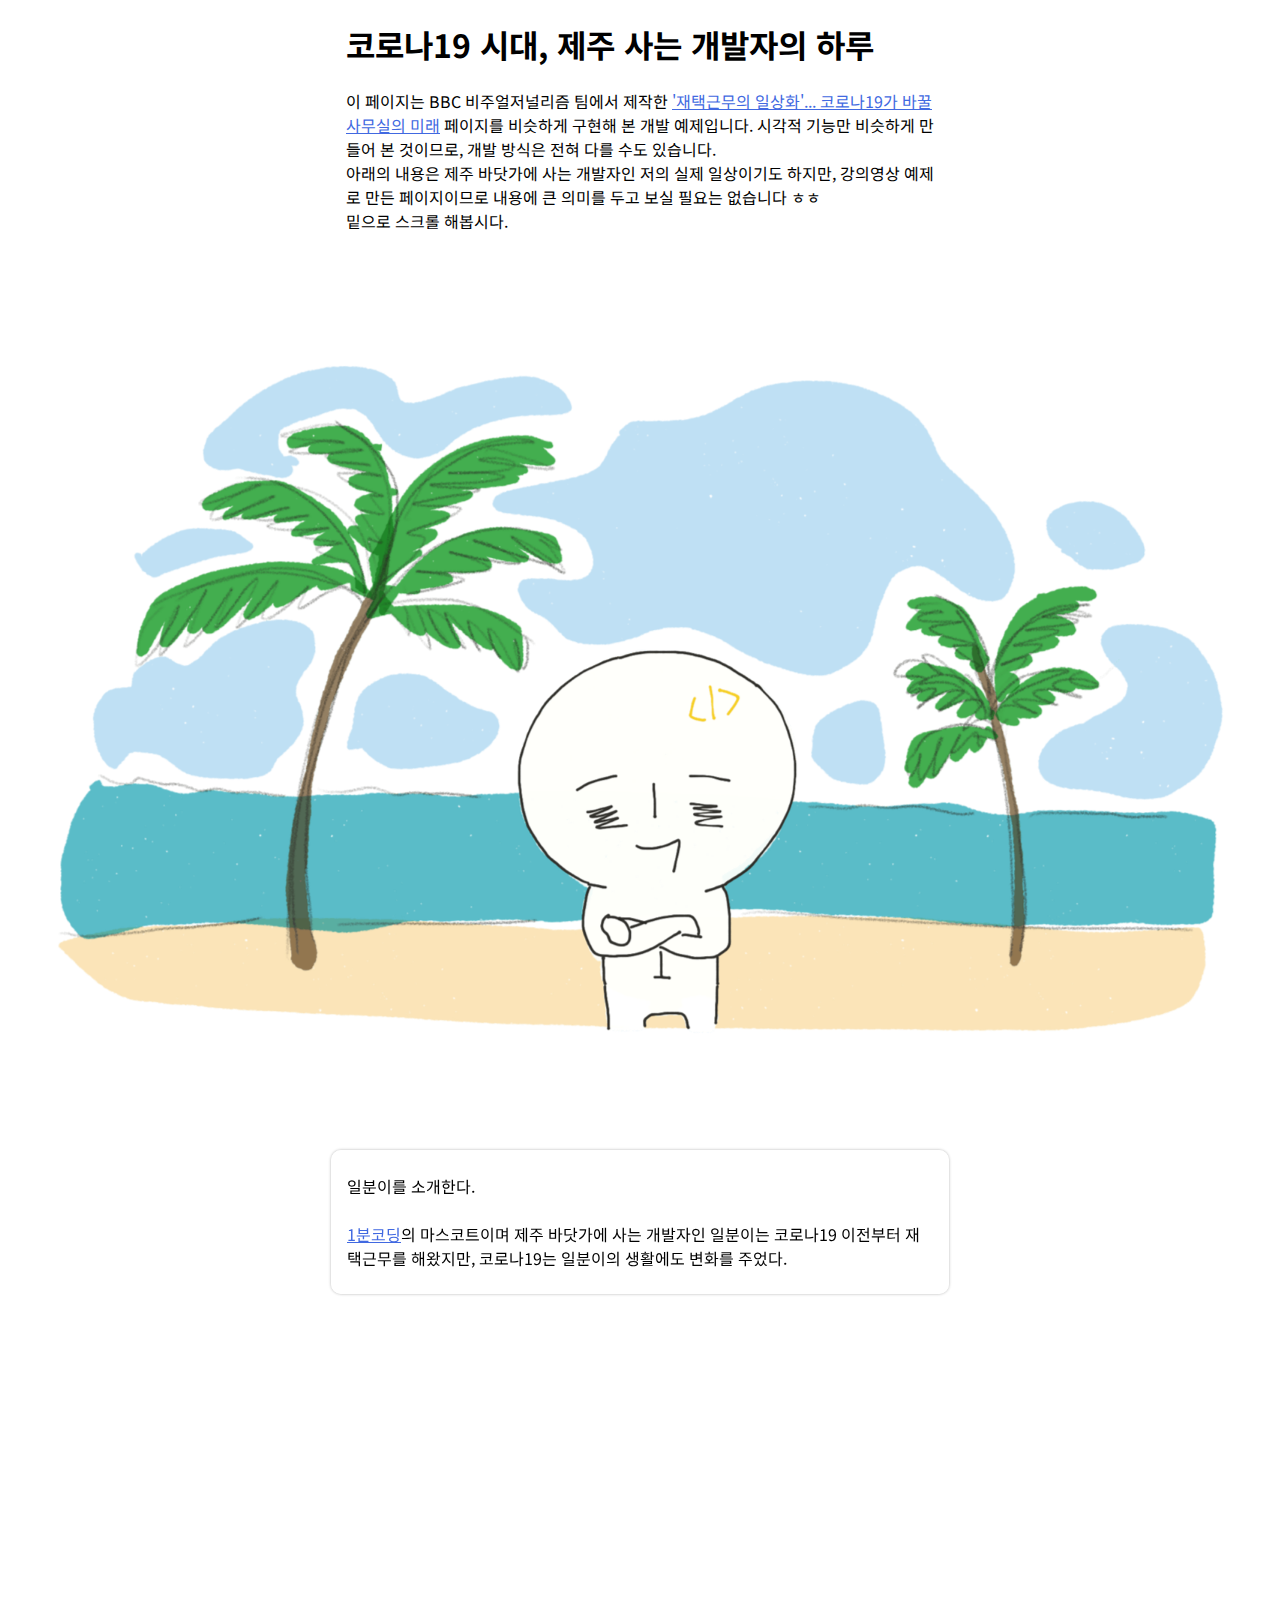
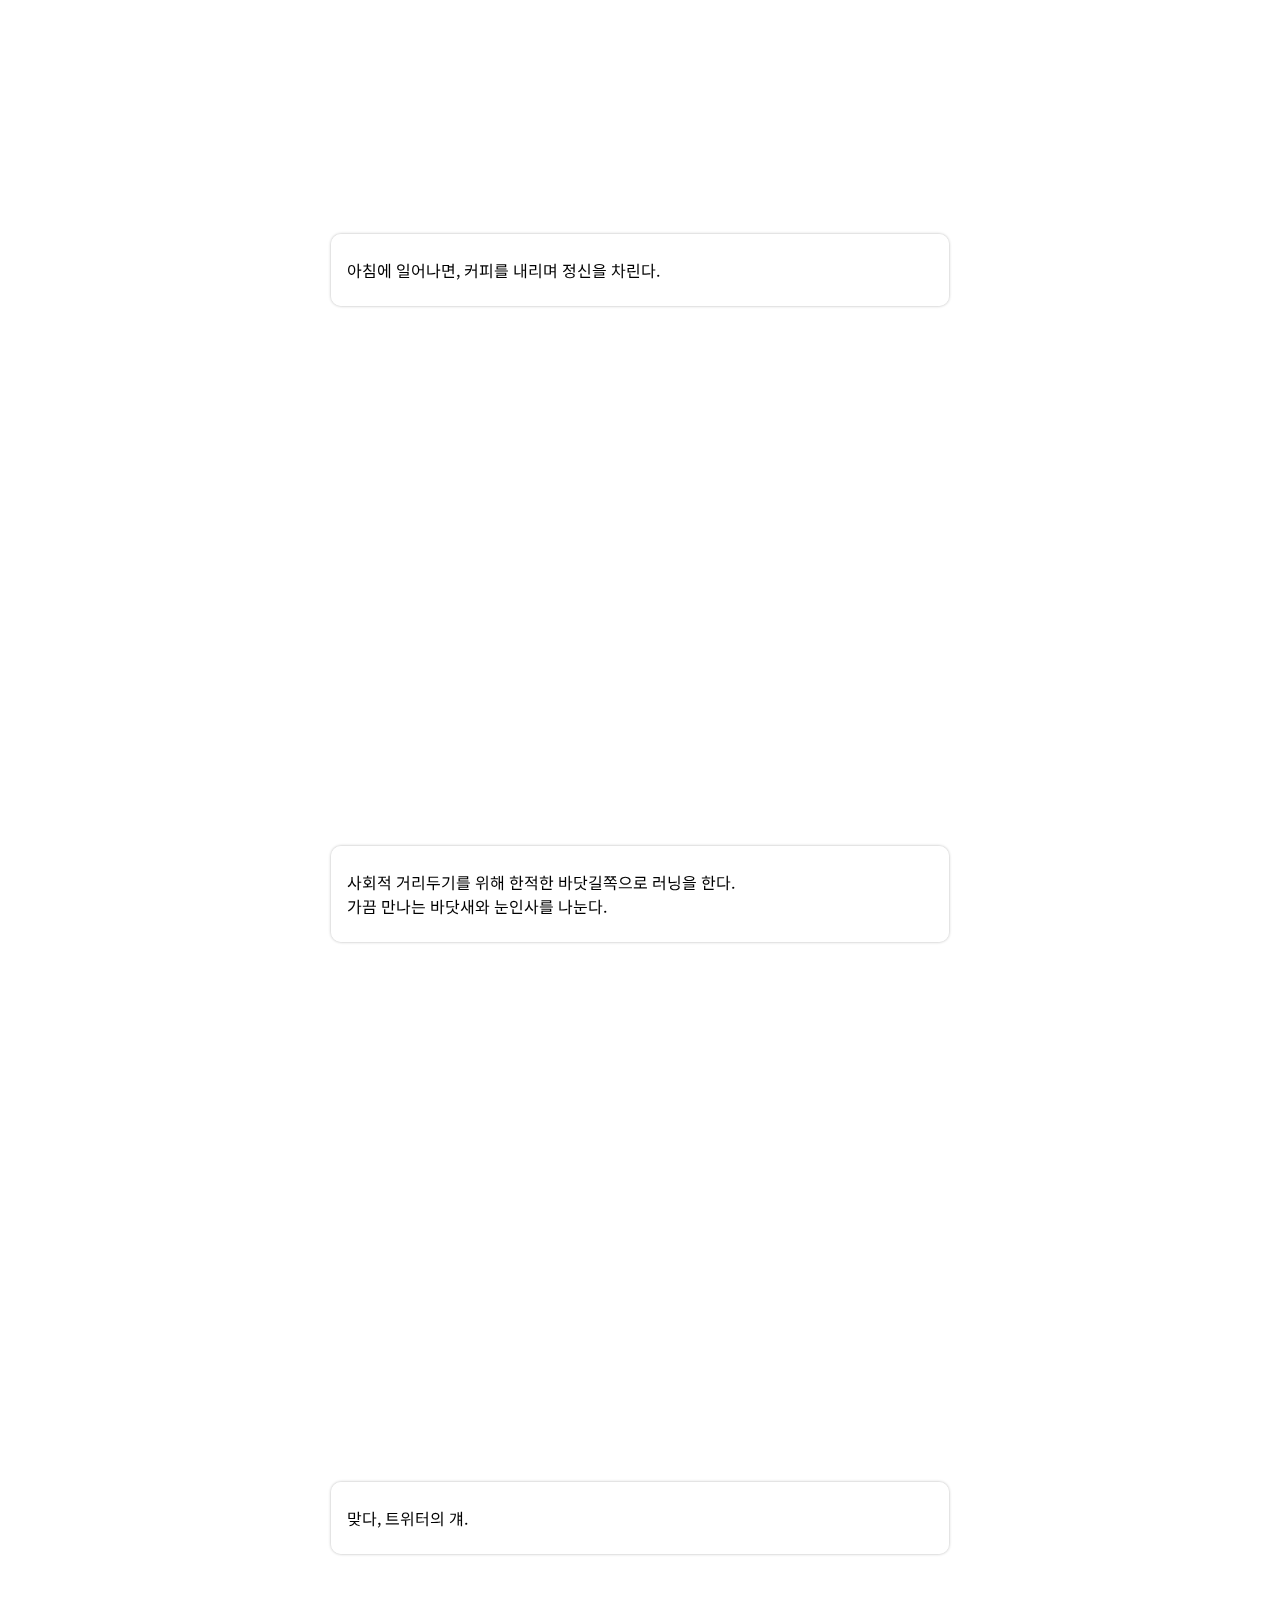
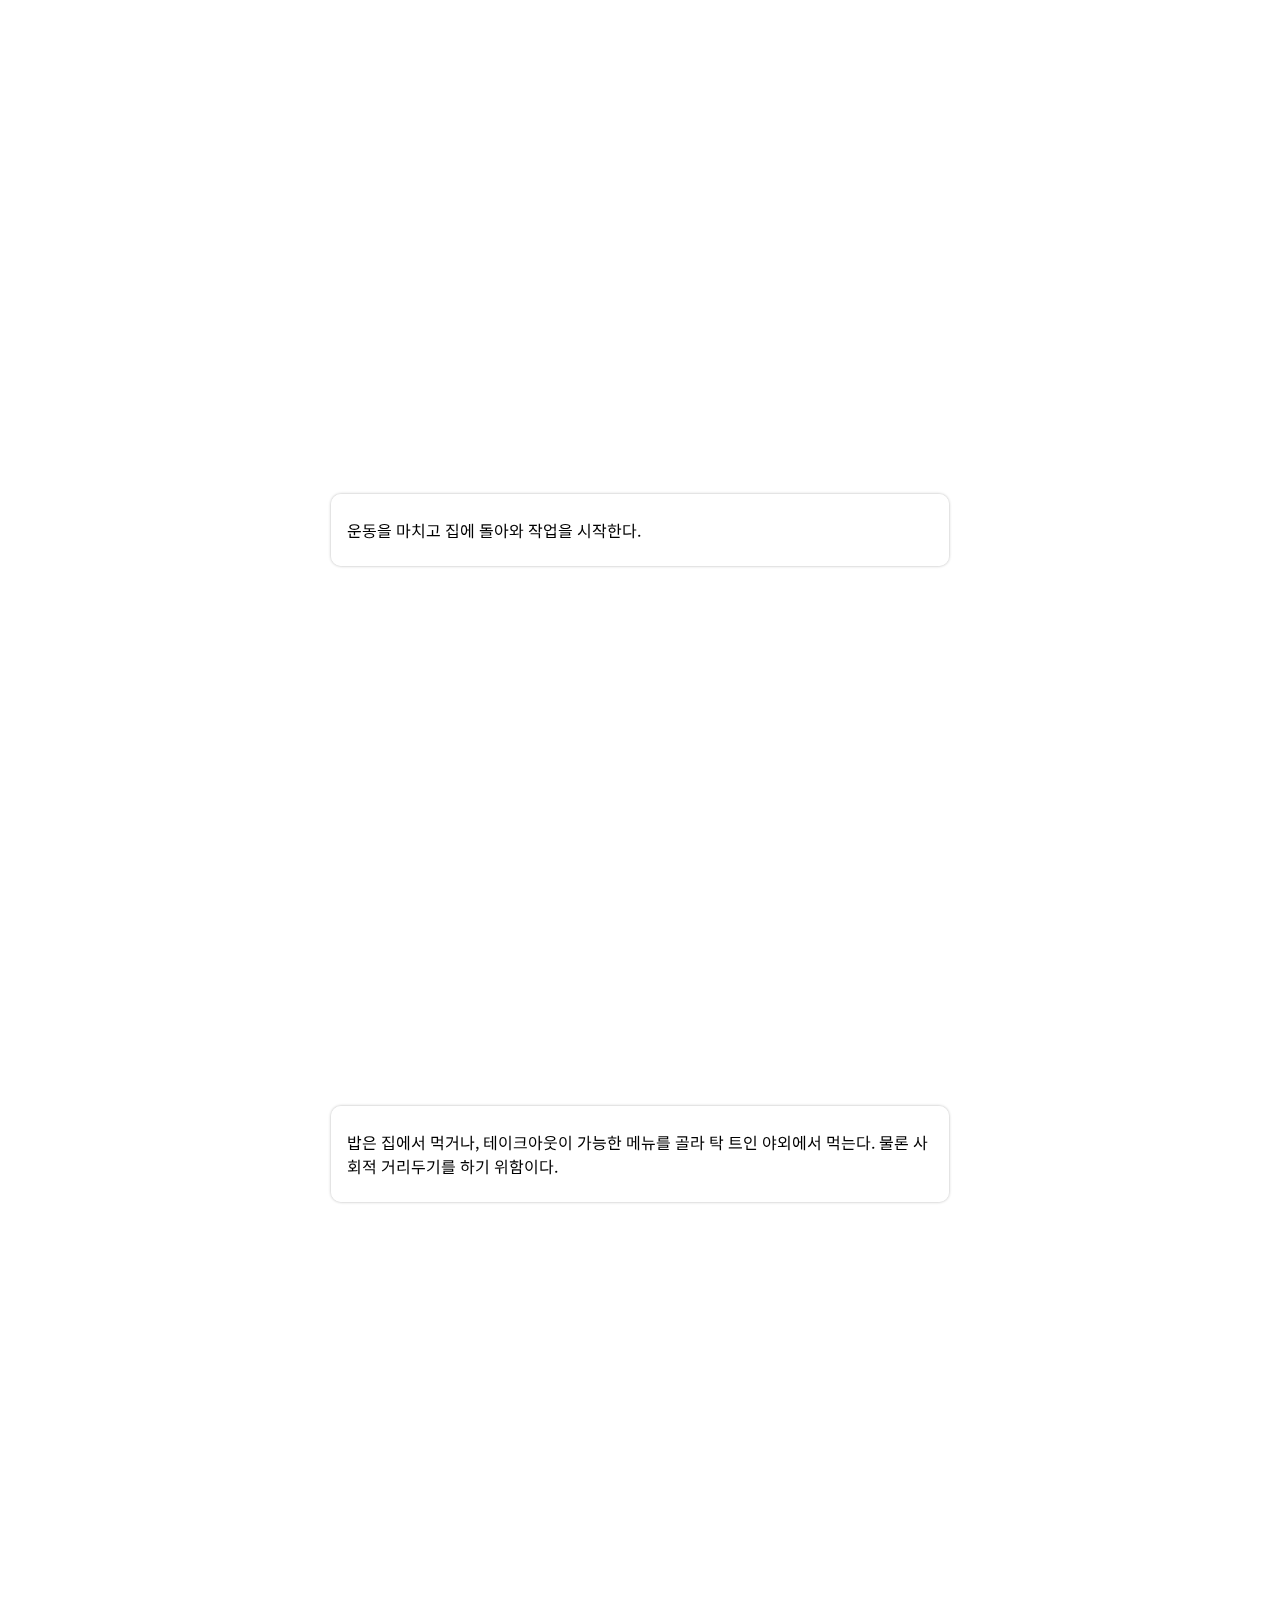
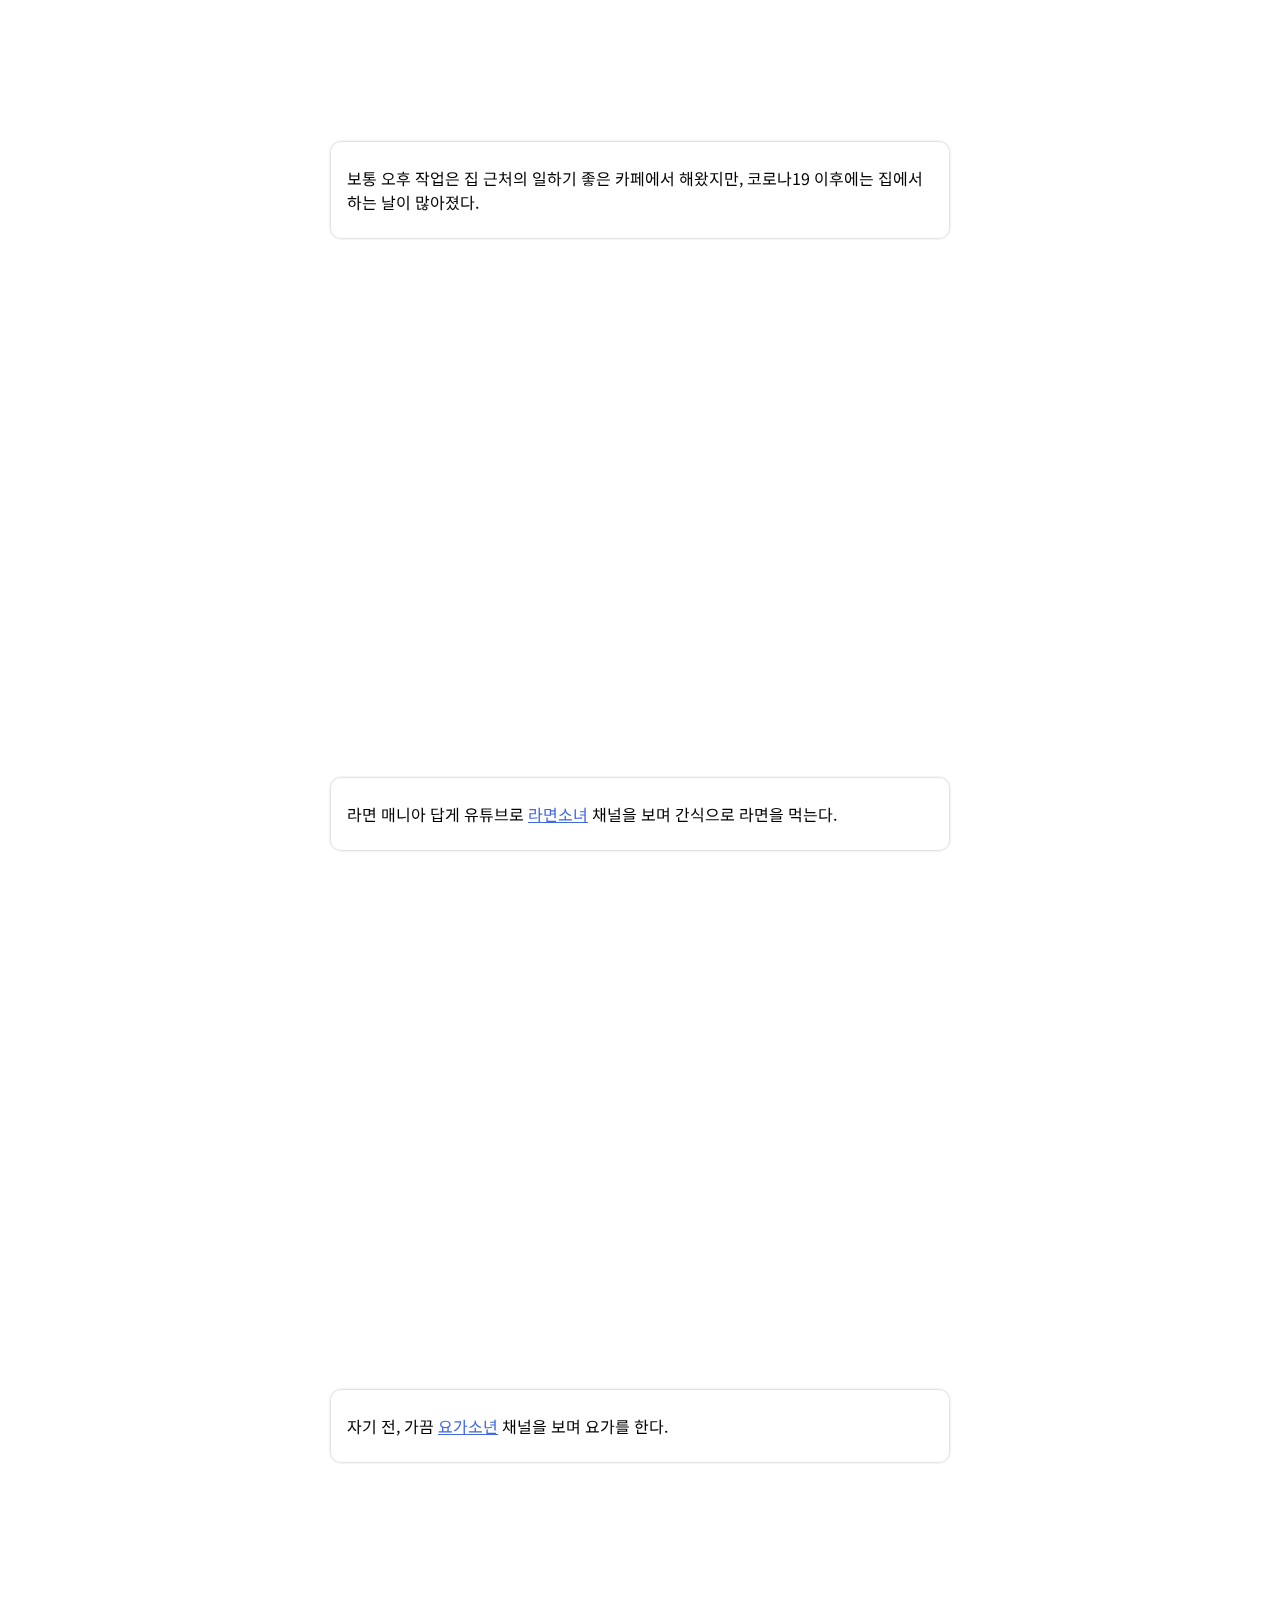
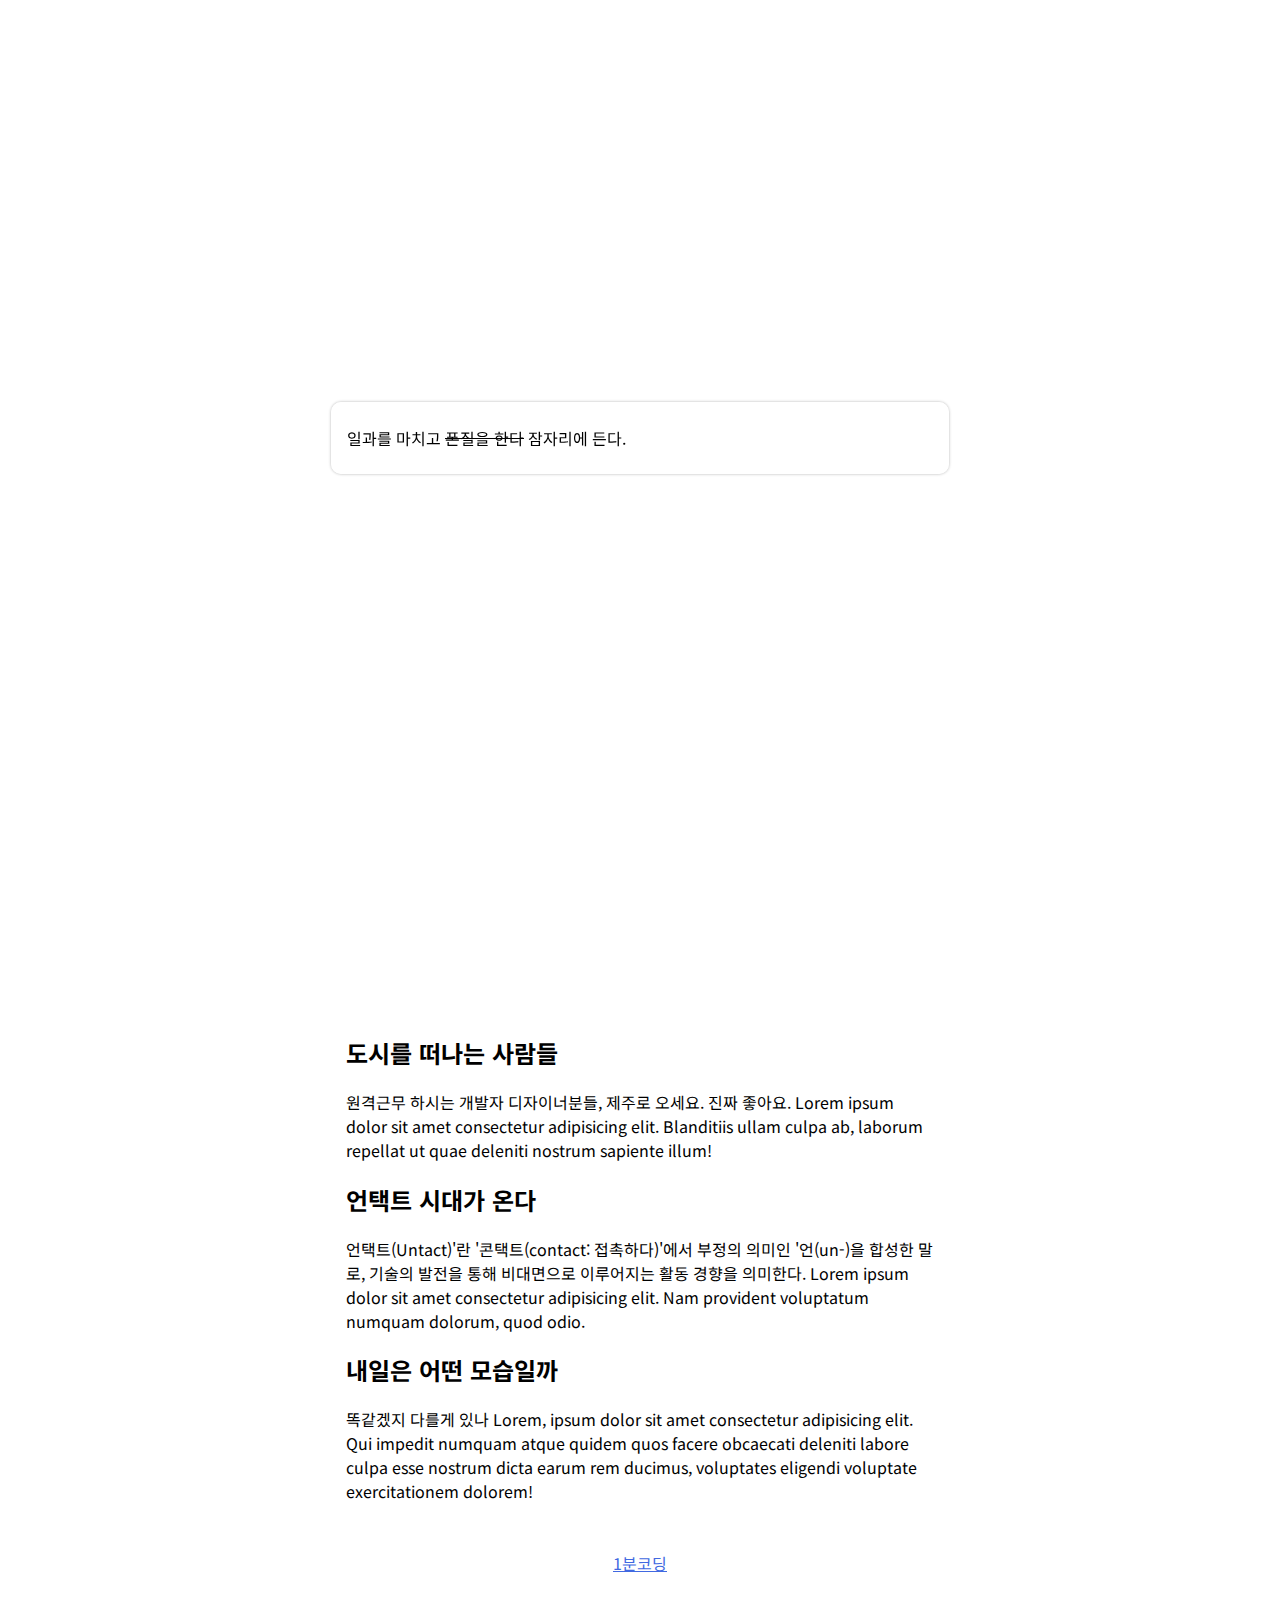
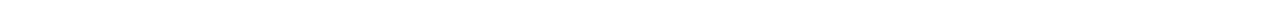
<file: InteractiveWeb-clone-bbcCovid19/index.html>
<!DOCTYPE html>
<html lang="ko">
<head>
	<meta charset="UTF-8">
	<meta name="viewport" content="width=device-width, initial-scale=1.0">
	<title>1분코딩 예제 - 코로나19 시대, 제주 사는 개발자의 하루</title>
	<link href="https://fonts.googleapis.com/css2?family=Noto+Sans+KR:wght@400;700&display=swap" rel="stylesheet">
	<link rel="stylesheet" href="style.css">
</head>
<body>
	<header class="header">
		<div class="global-width">
			<h1 class="page-title">코로나19 시대, 제주 사는 개발자의 하루</h1>
			<p>
				이 페이지는 BBC 비주얼저널리즘 팀에서 제작한 <a href="https://www.bbc.com/korean/resources/idt-48d3c9a7-4063-4289-9726-611b5ea9d7b5" target="_blank">'재택근무의 일상화'... 코로나19가 바꿀 사무실의 미래</a> 페이지를 비슷하게 구현해 본 개발 예제입니다. 시각적 기능만 비슷하게 만들어 본 것이므로, 개발 방식은 전혀 다를 수도 있습니다.<br>아래의 내용은 제주 바닷가에 사는 개발자인 저의 실제 일상이기도 하지만, 강의영상 예제로 만든 페이지이므로 내용에 큰 의미를 두고 보실 필요는 없습니다 ㅎㅎ<br>밑으로 스크롤 해봅시다.
			</p>
		</div>
	</header>
	<section class="scroll-content">
		<div class="scroll-graphic">
			<div class="graphic-item"><img class="scene-img" src="images/00.png" alt=""></div>
			<div class="graphic-item"><img class="scene-img" src="images/01.png" alt=""></div>
			<div class="graphic-item" data-action="birdFlies">
				<img class="bird" src="images/bird.gif" alt="">
				<img class="scene-img" src="images/02.png" alt="">
			</div>
			<div class="graphic-item"><img class="scene-img" src="images/bird.gif" alt=""></div>
			<div class="graphic-item"><img class="scene-img" src="images/03.png" alt=""></div>
			<div class="graphic-item" data-action="birdFlies2">
				<img class="bird" src="images/bird.gif" alt="">
				<img class="scene-img" src="images/04.png" alt="">
			</div>
			<div class="graphic-item"><img class="scene-img" src="images/05.png" alt=""></div>
			<div class="graphic-item"><img class="scene-img" src="images/06.png" alt=""></div>
			<div class="graphic-item"><img class="scene-img" src="images/07.png" alt=""></div>
			<div class="graphic-item"><img class="scene-img" src="images/08.png" alt=""></div>
		</div>
		<div class="scroll-text global-width">
			<div class="step">
				<p>
					일분이를 소개한다.<br><br><a href="https://studiomeal.com" target="_blank">1분코딩</a>의 마스코트이며 제주 바닷가에 사는 개발자인 일분이는 코로나19 이전부터 재택근무를 해왔지만, 코로나19는 일분이의 생활에도 변화를 주었다.
				</p>
			</div>
			<div class="step">
				<p>
					아침에 일어나면, 커피를 내리며 정신을 차린다.
				</p>
			</div>
			<div class="step">
				<p>
					사회적 거리두기를 위해 한적한 바닷길쪽으로 러닝을 한다.<br>가끔 만나는 바닷새와 눈인사를 나눈다.
				</p>
			</div>
			<div class="step">
				<p>
					맞다, 트위터의 걔.
				</p>
			</div>
			<div class="step">
				<p>
					운동을 마치고 집에 돌아와 작업을 시작한다.
				</p>
			</div>
			<div class="step">
				<p>
					밥은 집에서 먹거나, 테이크아웃이 가능한 메뉴를 골라 탁 트인 야외에서 먹는다. 물론 사회적 거리두기를 하기 위함이다.
				</p>
			</div>
			<div class="step">
				<p>
					보통 오후 작업은 집 근처의 일하기 좋은 카페에서 해왔지만, 코로나19 이후에는 집에서 하는 날이 많아졌다.
				</p>
			</div>
			<div class="step">
				<p>
					라면 매니아 답게 유튜브로 <a href="https://www.youtube.com/channel/UCYzTR8jV9_xv1p25N2dNBQQ" target="_blank">라면소녀</a> 채널을 보며 간식으로 라면을 먹는다.
				</p>
			</div>
			<div class="step">
				<p>
					자기 전, 가끔 <a href="https://www.youtube.com/channel/UCkTRKCuFrRiXQm_gMG1uDvg" target="_blank">요가소년</a> 채널을 보며 요가를 한다.
				</p>
			</div>
			<div class="step">
				<p>
					일과를 마치고 <span class="strikethrough">폰질을 한다</span> 잠자리에 든다.
				</p>
			</div>
		</div>
	</section>
	<section class="normal-content global-width">
		<h2>도시를 떠나는 사람들</h2>
		<p>원격근무 하시는 개발자 디자이너분들, 제주로 오세요. 진짜 좋아요. Lorem ipsum dolor sit amet consectetur adipisicing elit. Blanditiis ullam culpa ab, laborum repellat ut quae deleniti nostrum sapiente illum!</p>
		<h2>언택트 시대가 온다</h2>
		<p>언택트(Untact)'란 '콘택트(contact: 접촉하다)'에서 부정의 의미인 '언(un-)을 합성한 말로, 기술의 발전을 통해 비대면으로 이루어지는 활동 경향을 의미한다. Lorem ipsum dolor sit amet consectetur adipisicing elit. Nam provident voluptatum numquam dolorum, quod odio.</p>
		<h2>내일은 어떤 모습일까</h2>
		<p>똑같겠지 다를게 있나 Lorem, ipsum dolor sit amet consectetur adipisicing elit. Qui impedit numquam atque quidem quos facere obcaecati deleniti labore culpa esse nostrum dicta earum rem ducimus, voluptates eligendi voluptate exercitationem dolorem!</p>
	</section>
	<footer class="global-footer">
		<a href="https://www.youtube.com/channel/UC_s1FC7s5YVwDImzv-WG93Q" target="blank">1분코딩</a>
	</footer>

	<script src="main.js"></script>
</body>
</html>
</file>
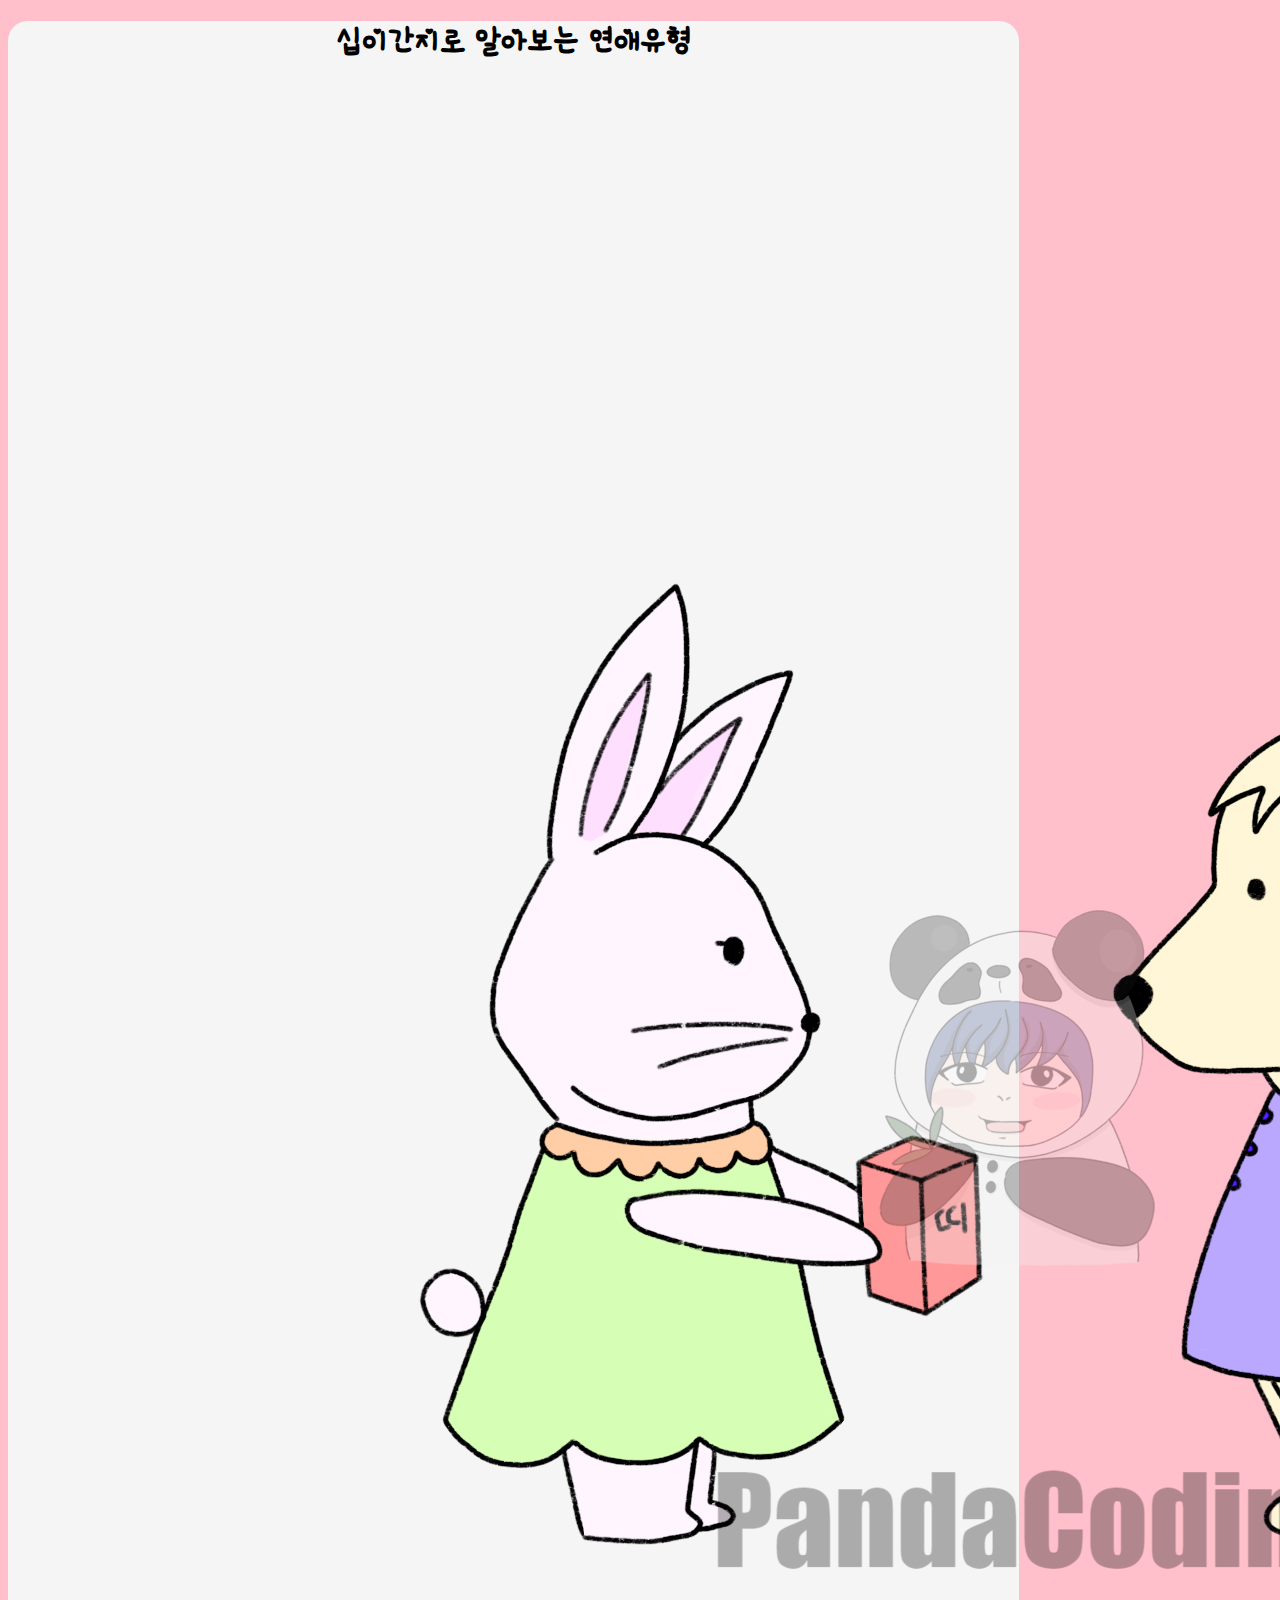
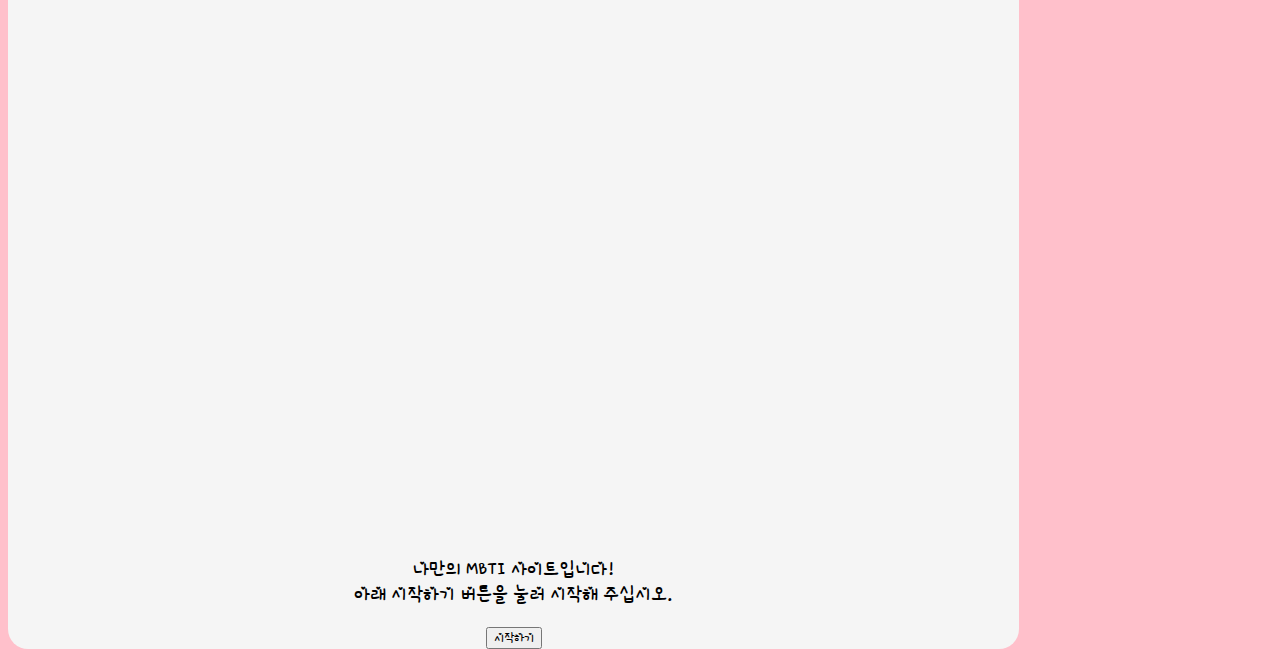
<file: psychological/index.html>
<!DOCTYPE html>
<html lang="ko">

    <head>
        <meta charset="UTF-8" />
        <meta http-equiv="X-UA-Compatible" content="IE=edge" />
        <meta name="viewport" content="width=device-width, initial-scale=1.0" />
        <meta name="author" content="ornn" />
        <meta name="keywords" content="십이간지 연애유형" />
        <meta name="description" content="십이간지 연애유형" />
        <meta name="description" content="십이간지 연애유형" />

        <!-- SNS share -->
        <meta property="og:url" content="https://o-lovetype.netlify.app" />
        <meta property="og:title" content="십이간지 연애유형" />
        <meta property="og:type" content="website" />
        <meta property="og:img" content="img/share.png" />
        <meta property="og:description" content="십이간지로 알아보는 연애유형" />

        <link rel="shortcut icon" href="img/favicon.ico" />
        <link rel="apple-touch-icon-precomposed" href="img/favicon.ico" />

        <title>십이간지로 연애유형</title>
        <link href="https://cdn.jsdelivr.net/npm/bootstrap@5.0.1/dist/css/bootstrap.min.css" rel="stylesheet" integrity="sha384-+0n0xVW2eSR5OomGNYDnhzAbDsOXxcvSN1TPprVMTNDbiYZCxYbOOl7+AMvyTG2x" crossorigin="anonymous">
        <link rel="preconnect" href="https://fonts.googleapis.com">
        <link rel="preconnect" href="https://fonts.gstatic.com" crossorigin>
        <link href="https://fonts.googleapis.com/css2?family=Single+Day&display=swap" rel="stylesheet">

        <link rel="stylesheet" href="./css/default.css" />
        <link rel="stylesheet" href="./css/main.css" />
        <link rel="stylesheet" href="./css/qna.css" />
        <link rel="stylesheet" href="./css/animation.css" />
        <link rel="stylesheet" href="./css/result.css" />
        <script src="https://developers.kakao.com/sdk/js/kakao.js"></script>
        <script>
            Kakao.init('f85e0d0a0f1219c7e9dac2d0804a43bf');
            Kakao.isInitialized();
        </script>
    </head>

    <body>
        <div class="container">
            <section id="main" class="mx-auto mt-5 py-5 px-3">
                <h1>십이간지로 알아보는 연애유형</h1>
                <div class="col-lg-6 col-md-6 col-sm-6 col- mx-auto">
                    <img src="./img/main.png" alt="mainImage" class="img-fluid" />
                </div>
                <p>
                    나만의 MBTI 사이트입니다!<br>
                    아래 시작하기 버튼을 눌러 시작해 주십시오.
                </p>
                <button type="button" class="btn btn-danger mt-3" onclick="js:begin()">시작하기</button>

            </section>
            <section id="qna">
                <div class="status mx-auto mt-5">
                    <div class="statusBar">

                    </div>
                </div>
                <div class="qBox my-5 py-3 px-2 mx-auto">

                </div>
                <div class="answerBox">

                </div>
            </section>
            <section id="result" class="mx-auto mt-5 py-5 px-3">
                <h1>당신의 결과는?</h1>
                <div class="resultname">

                </div>
                <div id="resultImg" class="my-3 col-lg-6 col-md-6 col-sm-6 col- mx-auto">
                </div>
                <div class="resultDesc">

                </div>
                <button type="button" class="kakao mt-3 py-2 px-3" onclick="js:setShare()">공유하기</button>
            </section>
        </div>
        <script src="./js/data.js"></script>
        <script src="./js/start.js"></script>
        <script src="./js/share.js"></script>
    </body>

</html>
</file>
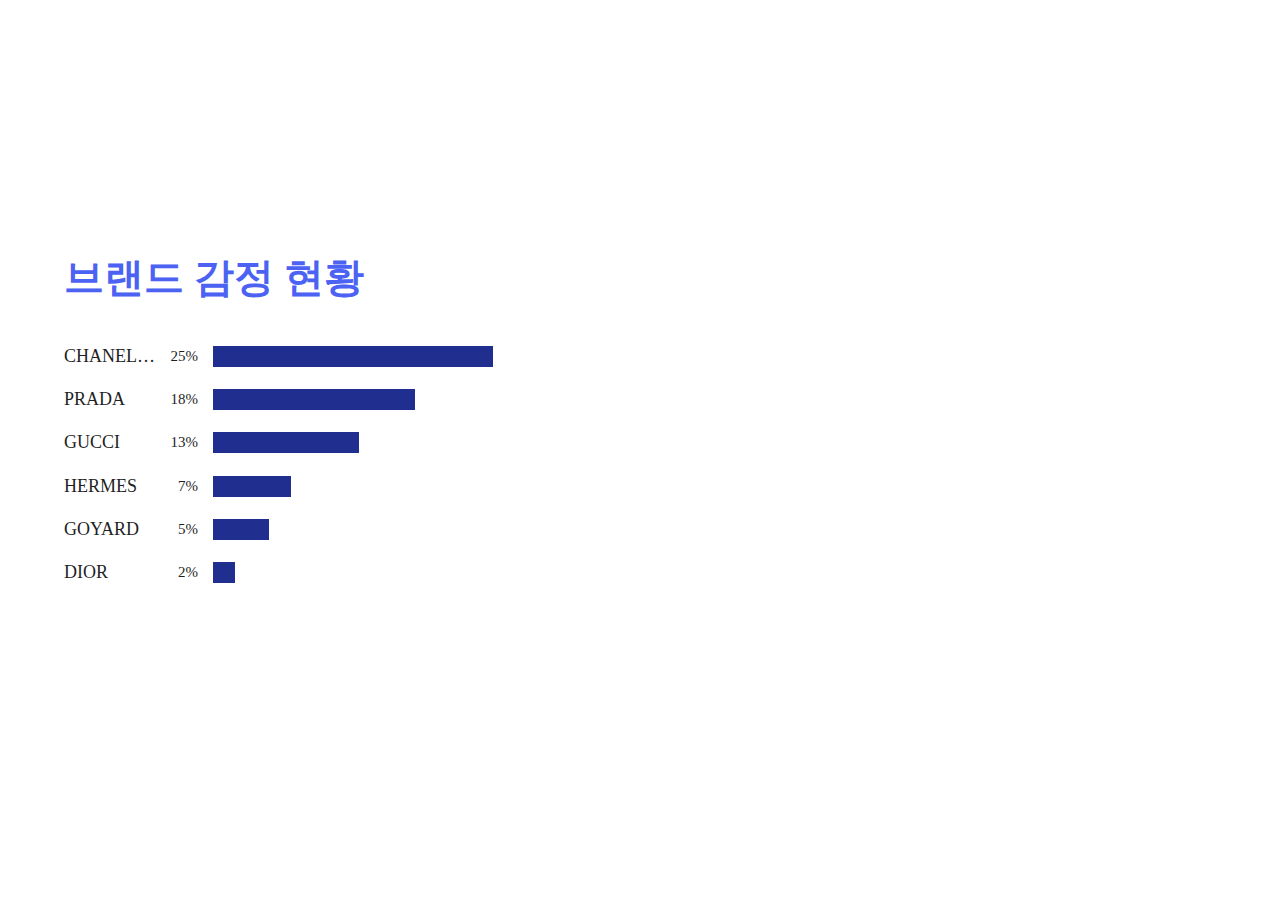
<file: ornn_home/ani-graph-1/index.html>
<!DOCTYPE html>
<html lang="ko">
<head>
  <meta charset="UTF-8">
  <meta http-equiv="X-UA-Compatible" content="IE=edge">
  <meta name="viewport" content="width=device-width, initial-scale=1.0">
  <title>Document</title>
  <link rel="stylesheet" href="./style.css">
</head>
<body>

<div class="brand-progress-section">
  <div class="brand-progress-box">
    <div class="titleBox">
      <h2 class="titleText">브랜드 감정 현황</h2>
    </div>
    <div class="brandBox">
      <div class="brand-item brand-item_1">
        <p class="brand-name">CHANELCHANEL</p>
        <p class="brand-per"></p>
        <div class="brand-progressBox">
          <div class="brand-progress" data-progress="25"></div>
        </div>
      </div>

      <div class="brand-item brand-item_2">
        <p class="brand-name">PRADA</p>
        <p class="brand-per"></p>
        <div class="brand-progressBox">
          <div class="brand-progress" data-progress="18"></div>
        </div>
      </div>

      <div class="brand-item brand-item_3">
        <p class="brand-name">GUCCI</p>
        <p class="brand-per"></p>
        <div class="brand-progressBox">
          <div class="brand-progress" data-progress="13"></div>
        </div>
      </div>

      <div class="brand-item brand-item_4">
        <p class="brand-name">HERMES</p>
        <p class="brand-per"></p>
        <div class="brand-progressBox">
          <div class="brand-progress" data-progress="7"></div>
        </div>
      </div>

      <div class="brand-item brand-item_5">
        <p class="brand-name">GOYARD</p>
        <p class="brand-per"></p>
        <div class="brand-progressBox">
          <div class="brand-progress" data-progress="5"></div>
        </div>
      </div>

      <div class="brand-item brand-item_6">
        <p class="brand-name">DIOR</p>
        <p class="brand-per"></p>
        <div class="brand-progressBox">
          <div class="brand-progress" data-progress="2"></div>
        </div>
      </div>
    </div>

  </div>
</div>

  





  <script
  src="https://code.jquery.com/jquery-3.6.0.min.js" integrity="sha256-/xUj+3OJU5yExlq6GSYGSHk7tPXikynS7ogEvDej/m4=" crossorigin="anonymous"></script>
  <script src="./main.js"></script>
</body>
</html>
</file>
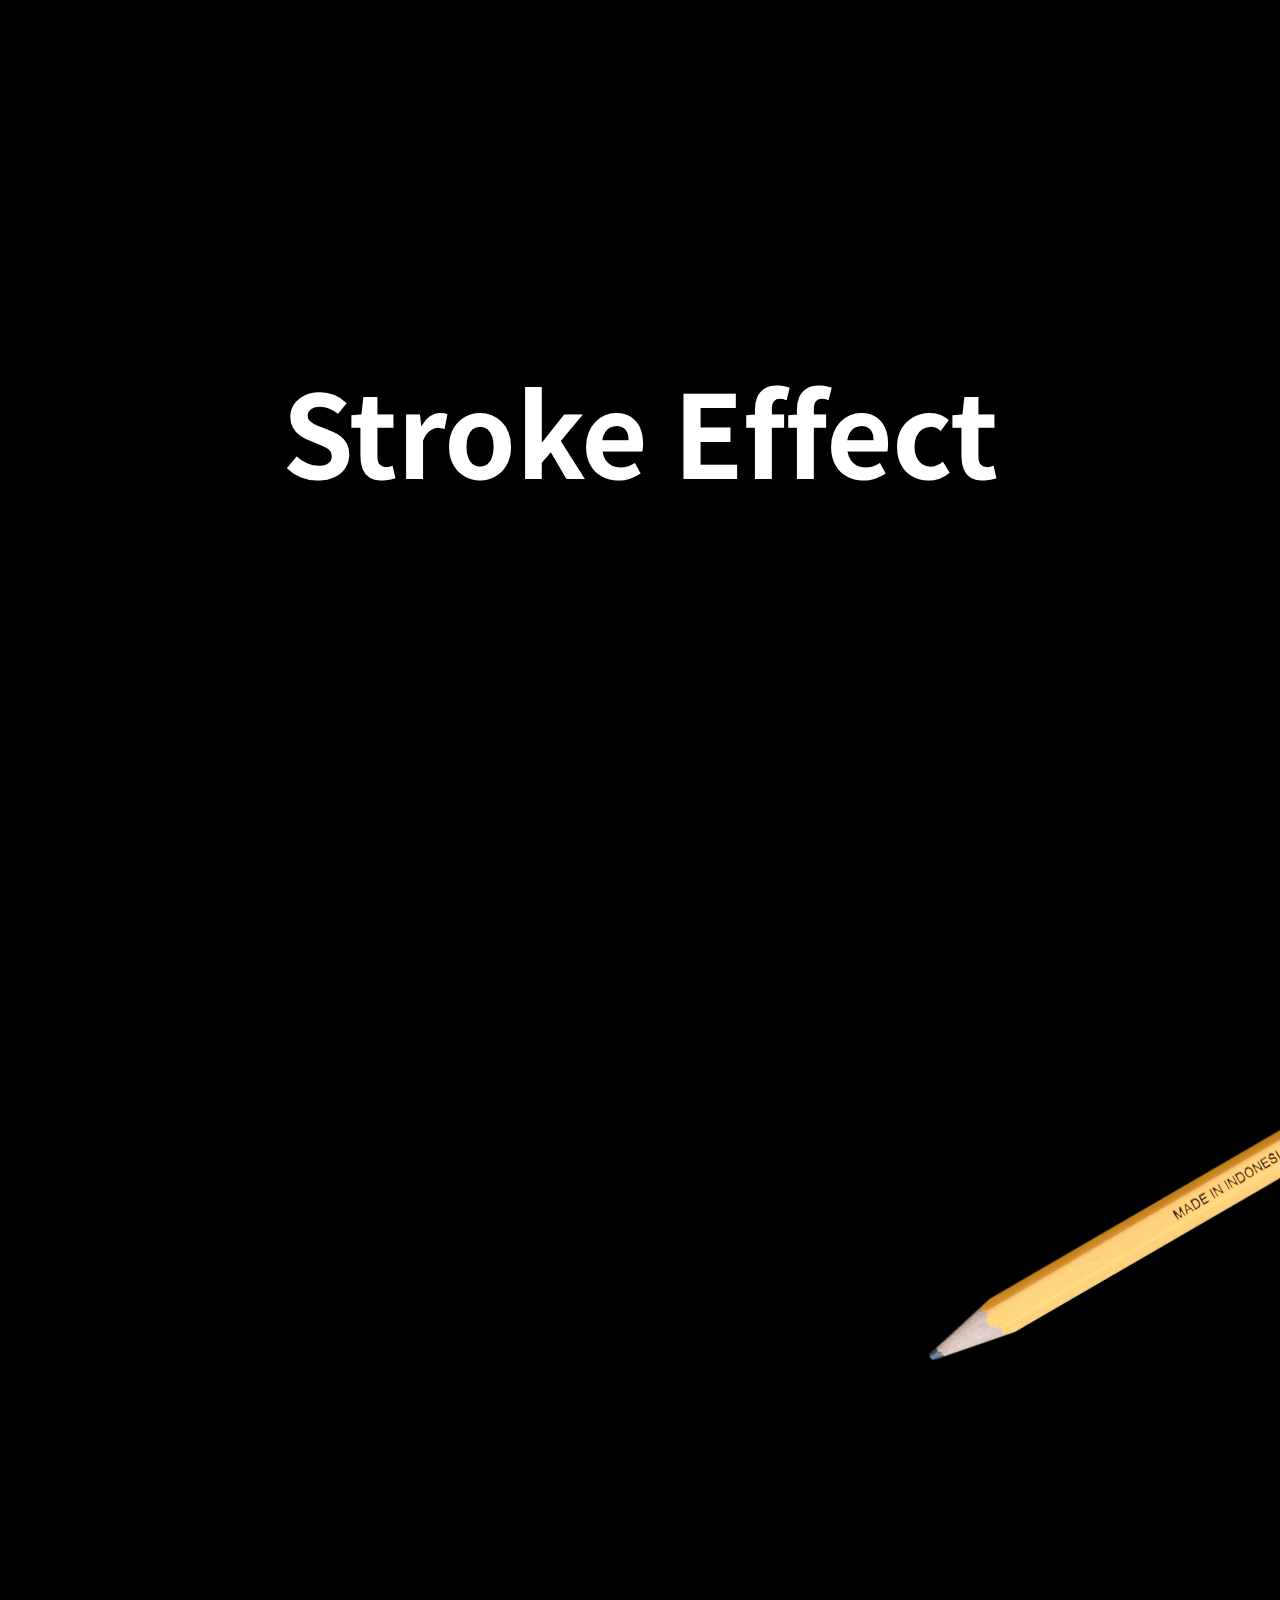
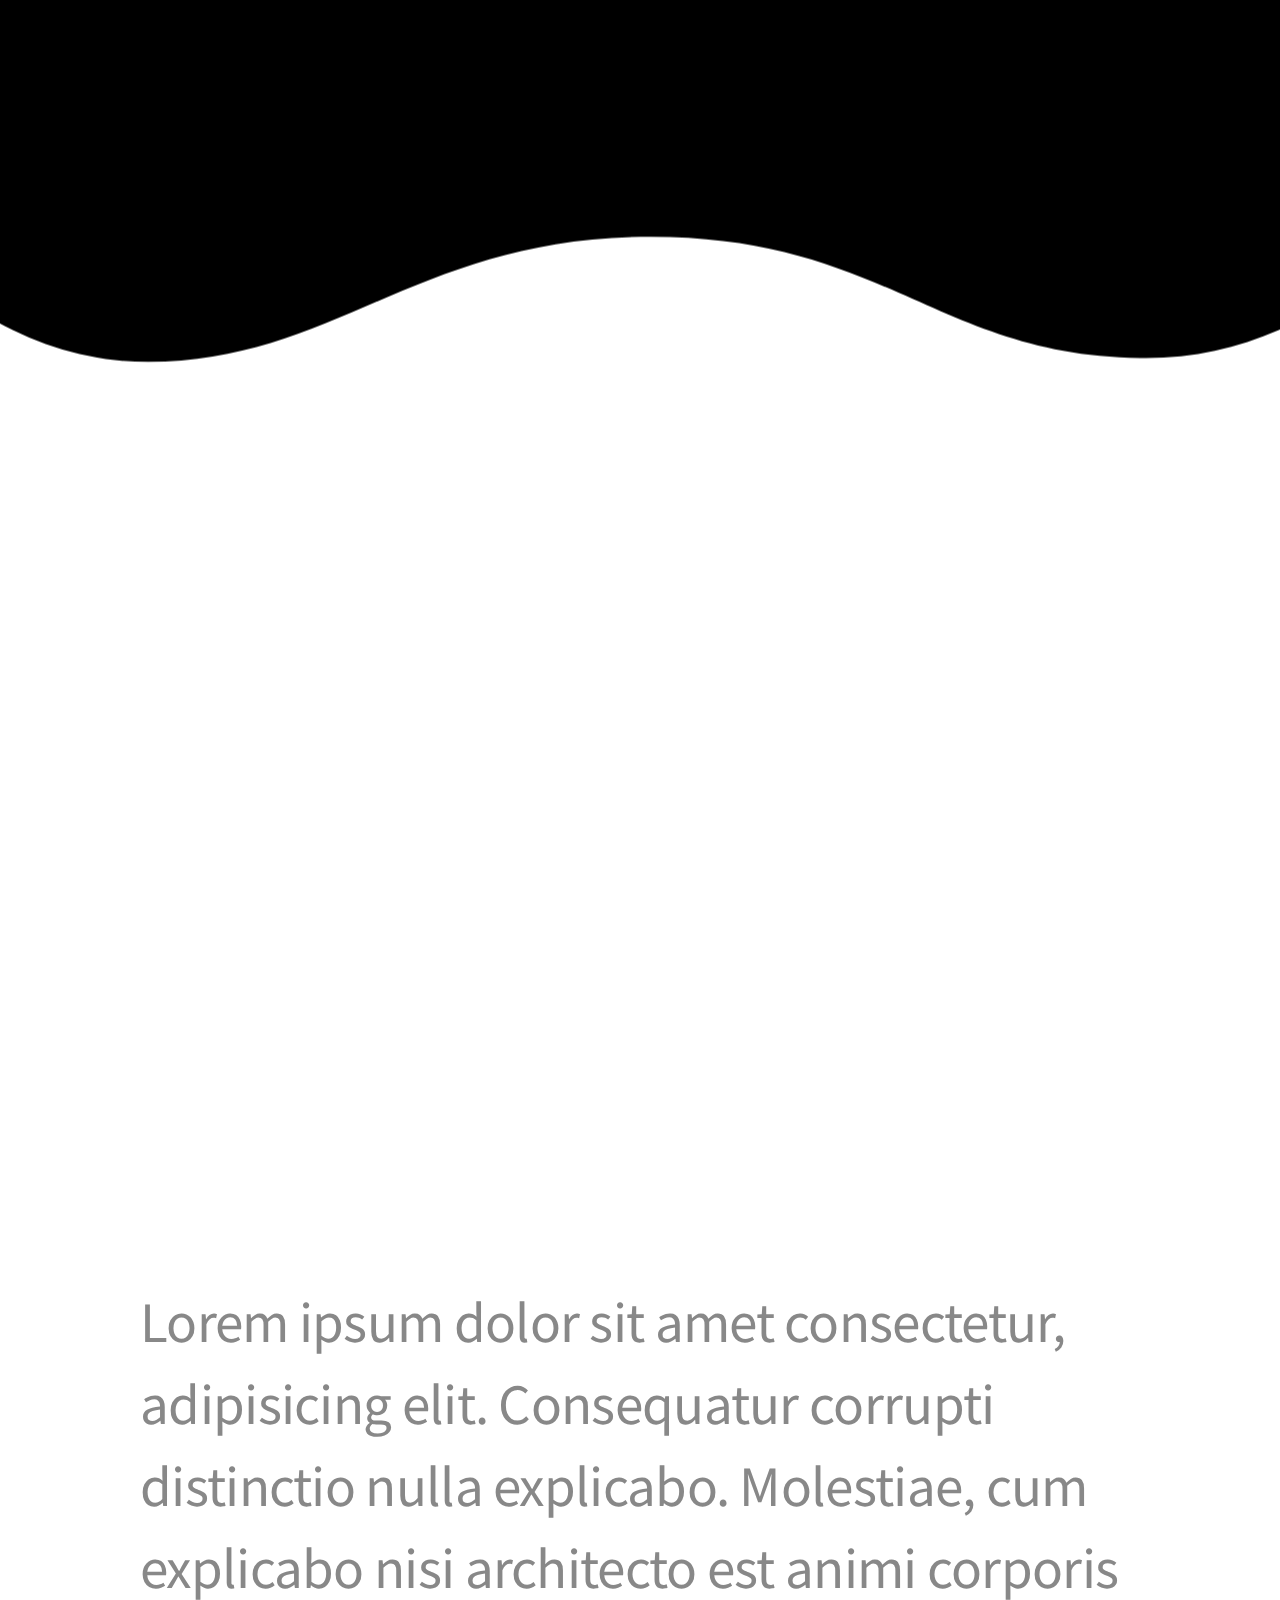
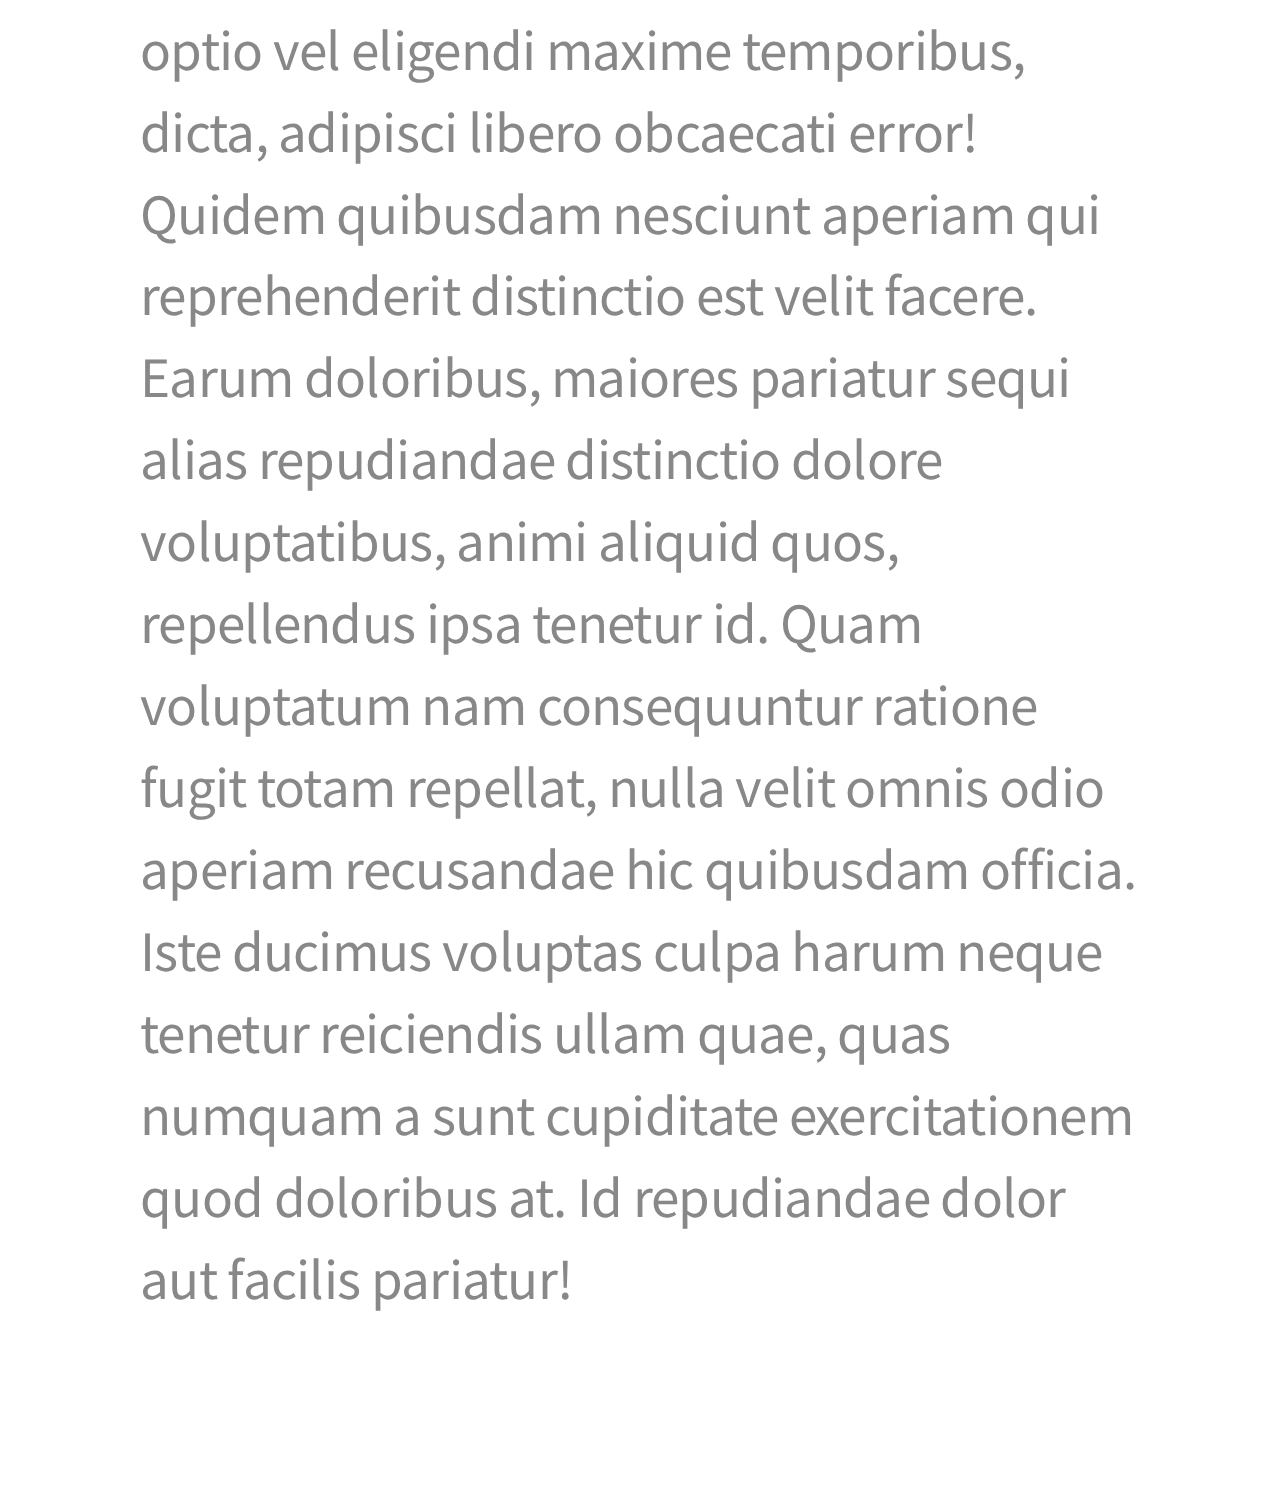
<file: InteractiveWeb-clone-apple/apple-clone-v10/@ipad-stroke-effect/index.html>
<!DOCTYPE html>
<html>
<head>
	<meta charset="UTF-8">
	<meta name="viewport" content="width=device-width, initial-scale=1.0">
	<meta http-equiv="X-UA-Compatible" content="ie=edge">
	<title>AirMug Pro</title>
	<link href="https://fonts.googleapis.com/css2?family=Noto+Sans+KR:wght@400;900&display=swap" rel="stylesheet">
	<link rel="stylesheet" href="css/default.css">
	<link rel="stylesheet" href="css/main.css">
</head>
<body class="before-load">
	<div class="loading">
		<svg class="loading-circle">
			<circle cx="50%" cy="50%" r="25"></circle>
		</svg>
	</div>
	<div class="container">
		<section class="scroll-section" id="scroll-section-0">
			<h1>Stroke Effect</h1>
			<object class="sticky-elem pencil-logo" data="images/pencil-logo.svg" type="image/svg+xml"></object>
			<div class="sticky-elem main-message a">
				<p>여기에</p>
			</div>
			<span class="sticky-elem ribbon-path">
				<svg id="Layer_1" xmlns="http://www.w3.org/2000/svg" viewBox="0 0 700 450">
					<path class="st1" d="M709,41.5c-194,38-387,122-455,159c-64.13,34.89-73.4,42.42,20,26c82.5-14.5,126.34-33.68,185-38 c47.5-3.5,69.22,7.98-11,39c-75,29-251,98-459,169"></path>
				</svg>
			</span>
			<div class="sticky-elem main-message b">
				<p>옵션으로</p>
			</div>
			<img class="sticky-elem pencil" src="images/pencil.png">
		</section>
		<div class="normal-content">
			<section>
				<p class="mid-message">
					Lorem ipsum dolor sit amet consectetur, adipisicing elit. Consequatur corrupti distinctio nulla explicabo. Molestiae, cum explicabo nisi architecto est animi corporis optio vel eligendi maxime temporibus, dicta, adipisci libero obcaecati error! Quidem quibusdam nesciunt aperiam qui reprehenderit distinctio est velit facere. Earum doloribus, maiores pariatur sequi alias repudiandae distinctio dolore voluptatibus, animi aliquid quos, repellendus ipsa tenetur id. Quam voluptatum nam consequuntur ratione fugit totam repellat, nulla velit omnis odio aperiam recusandae hic quibusdam officia. Iste ducimus voluptas culpa harum neque tenetur reiciendis ullam quae, quas numquam a sunt cupiditate exercitationem quod doloribus at. Id repudiandae dolor aut facilis pariatur!
				</p>
			</section>
		</div>
	</div>

	<script src="js/main.js"></script>
</body>
</html>
</file>
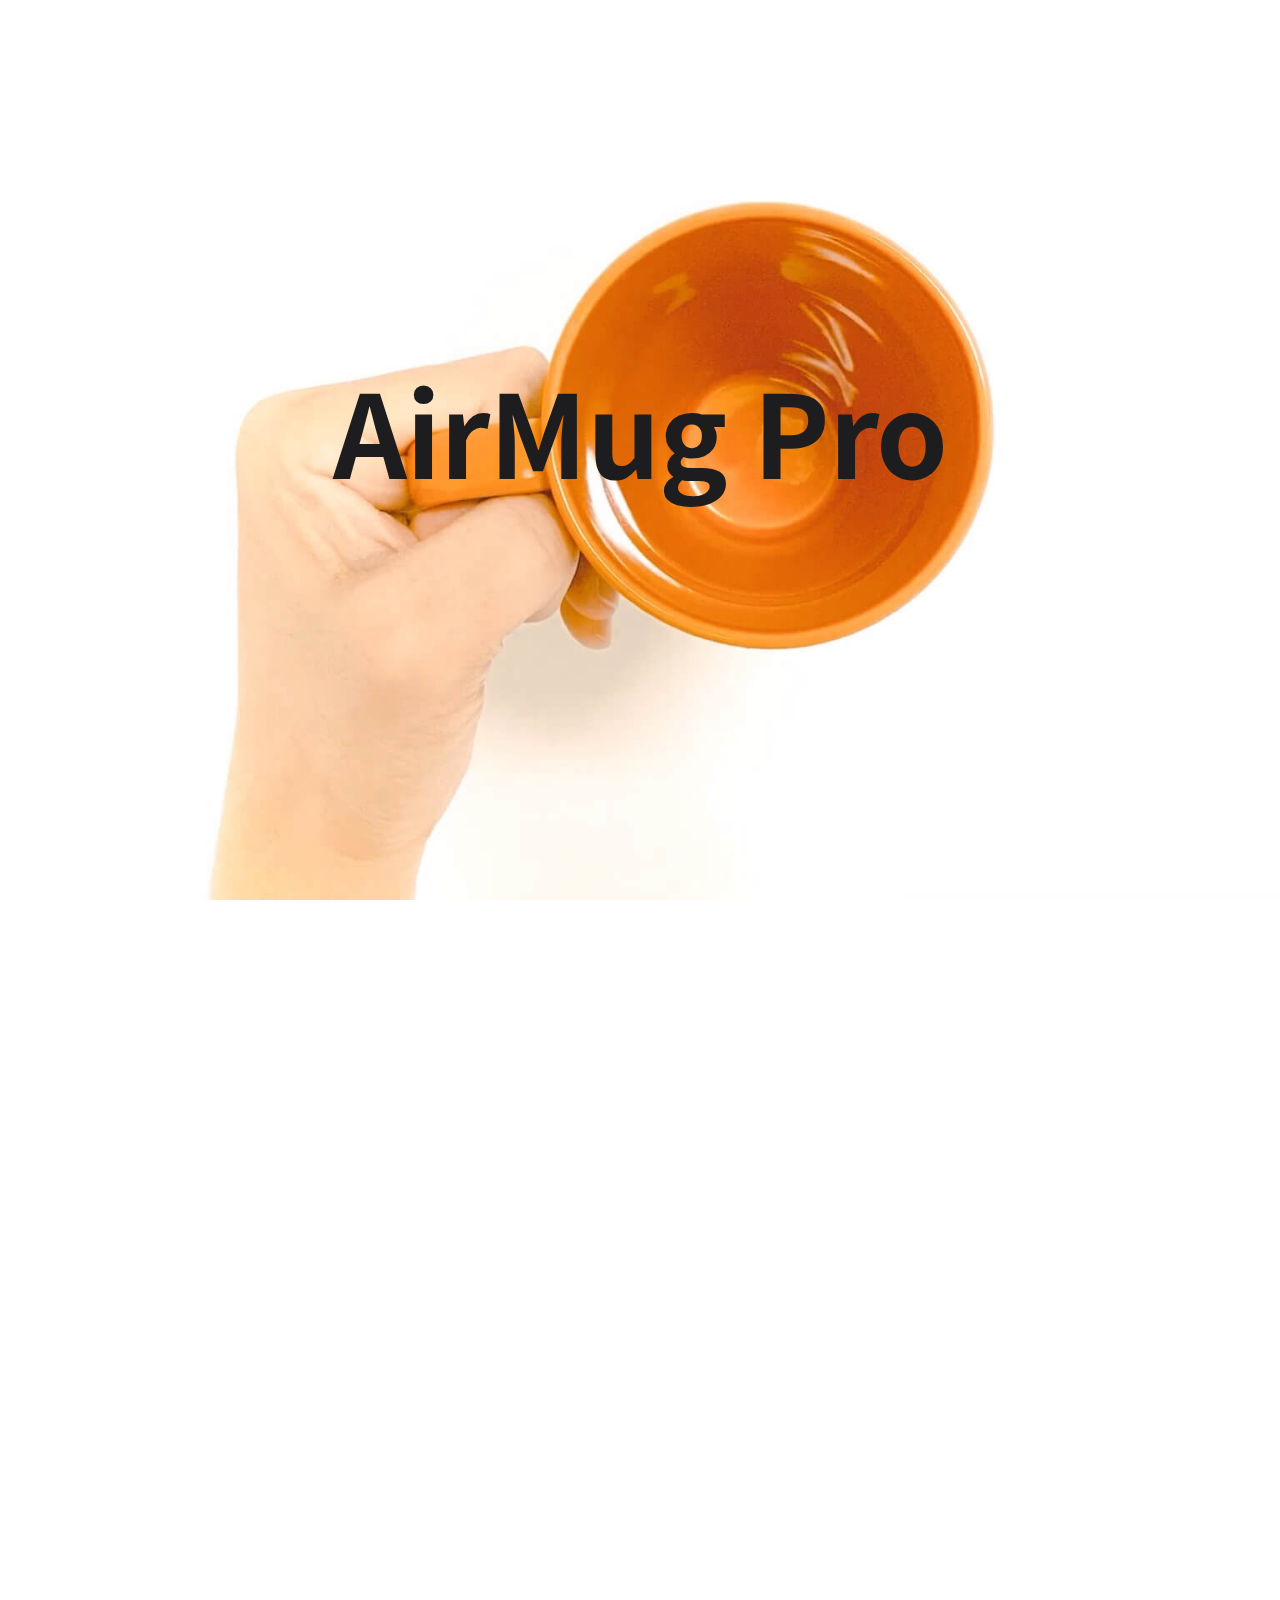
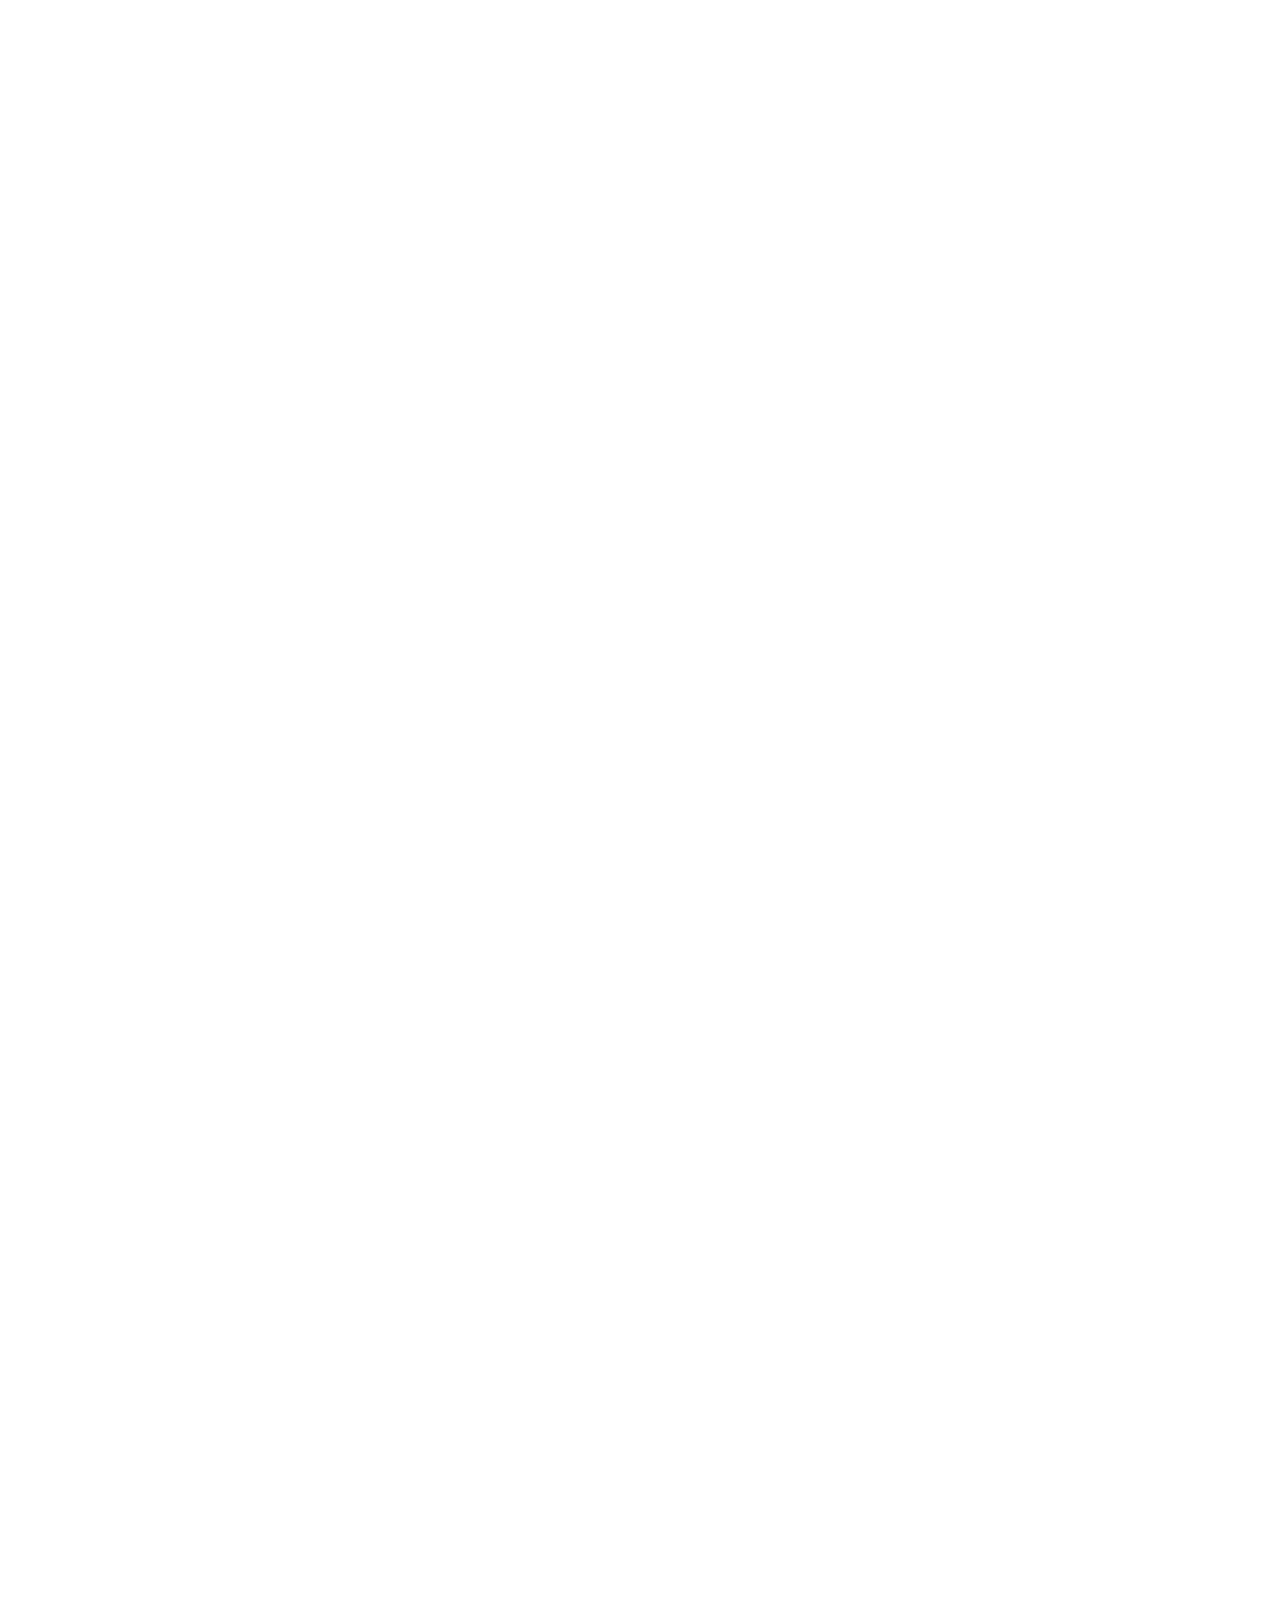
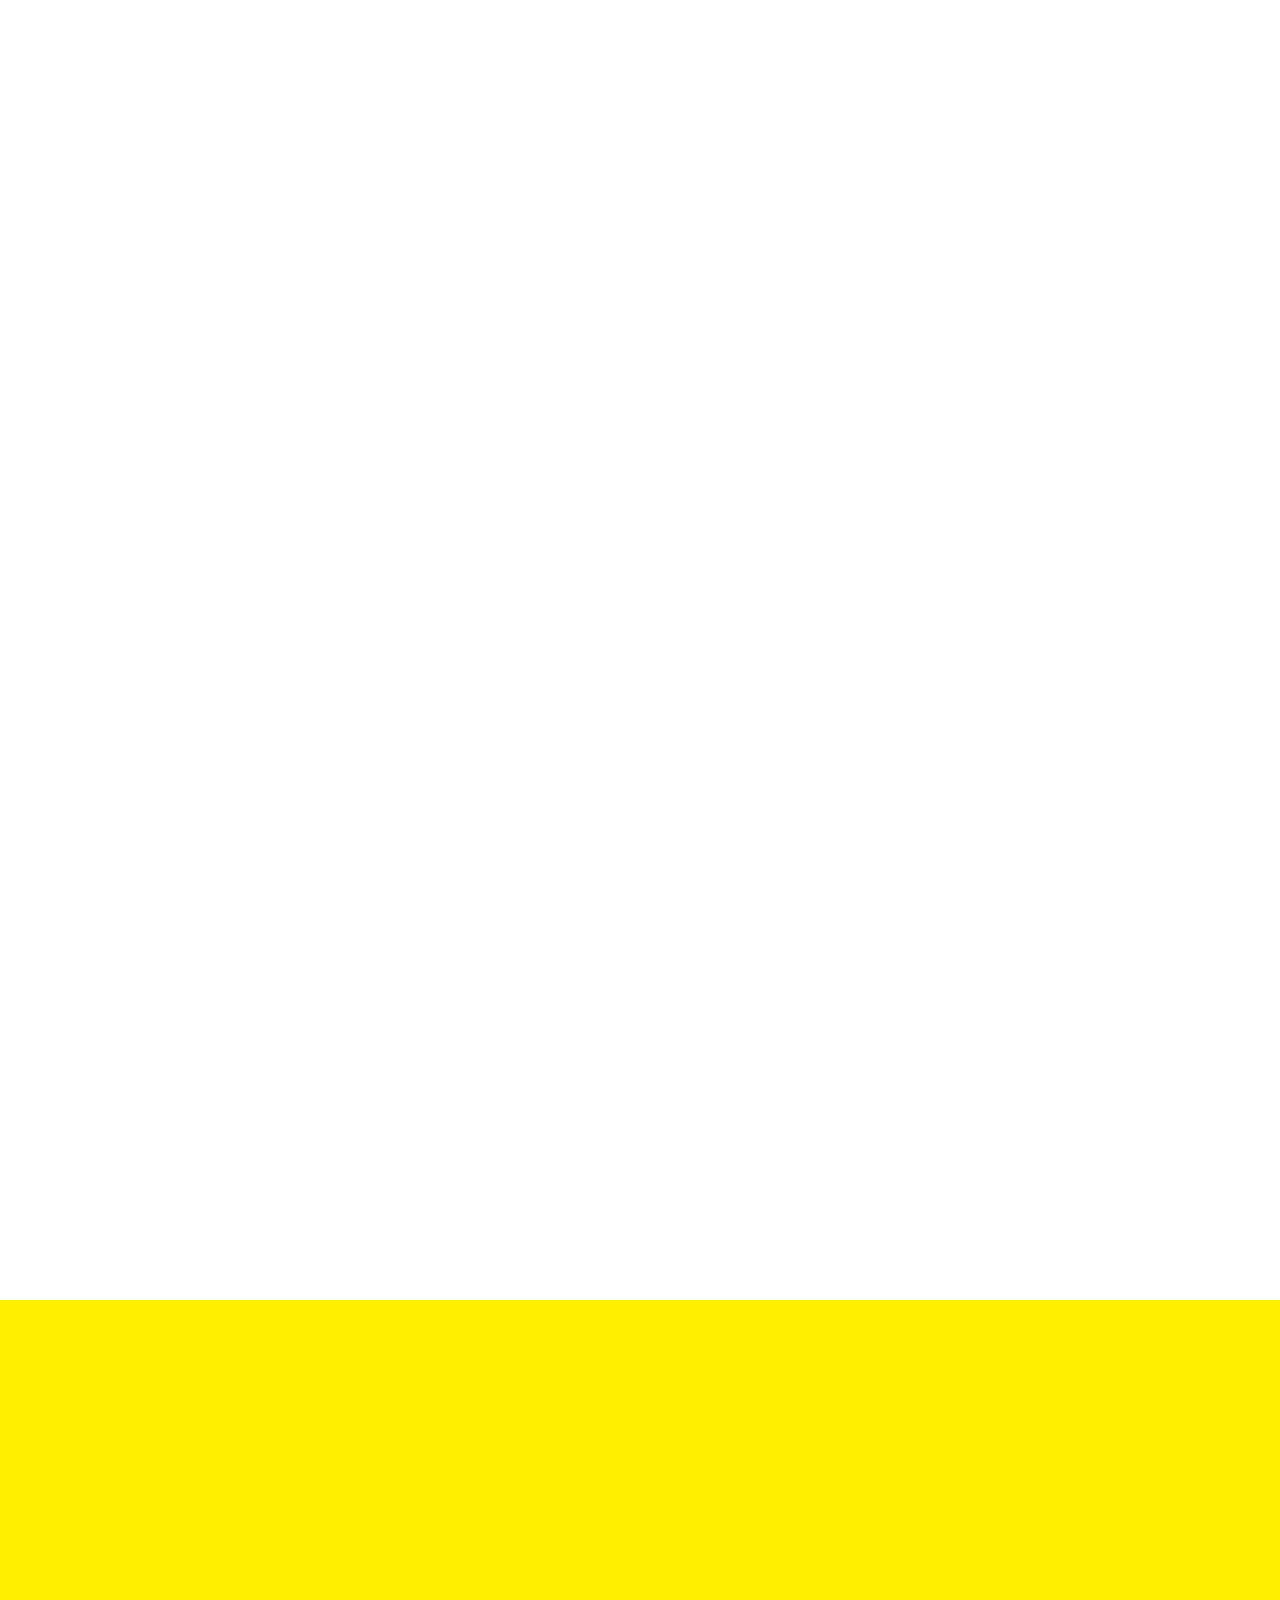
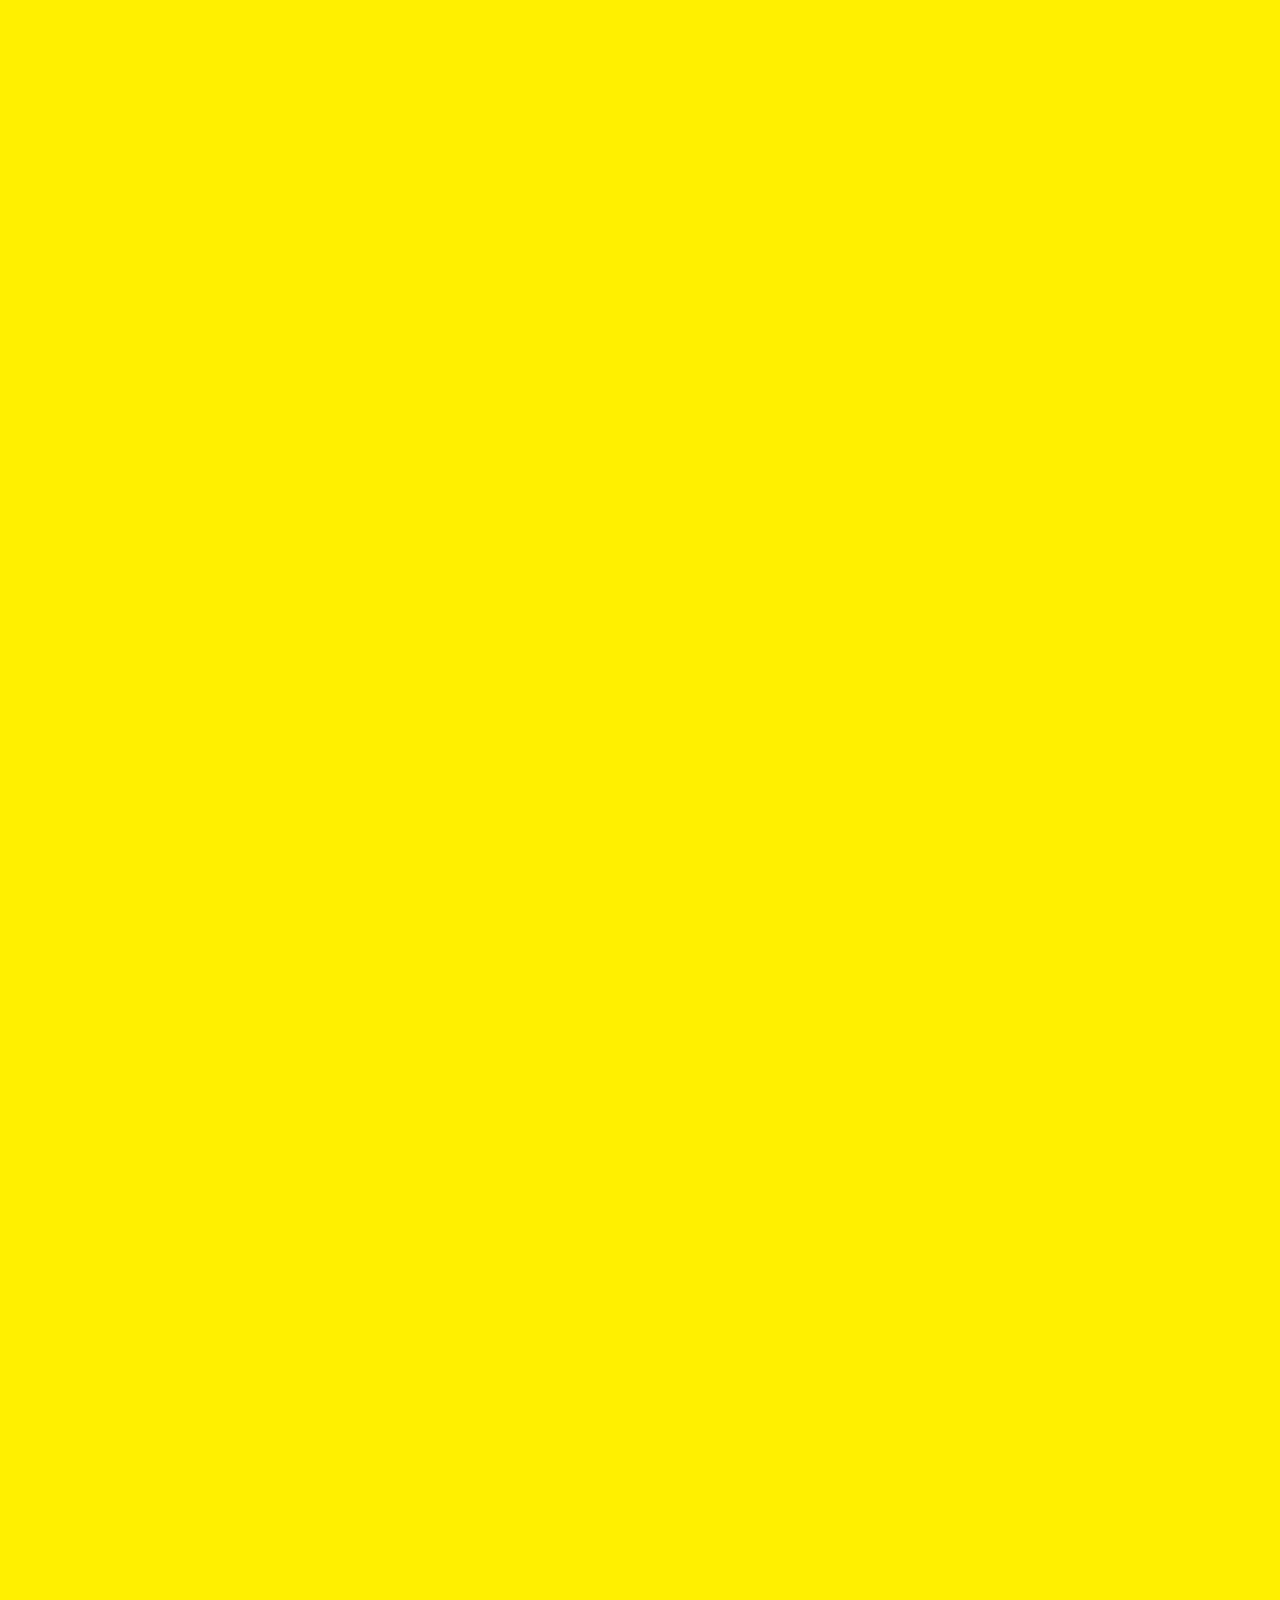
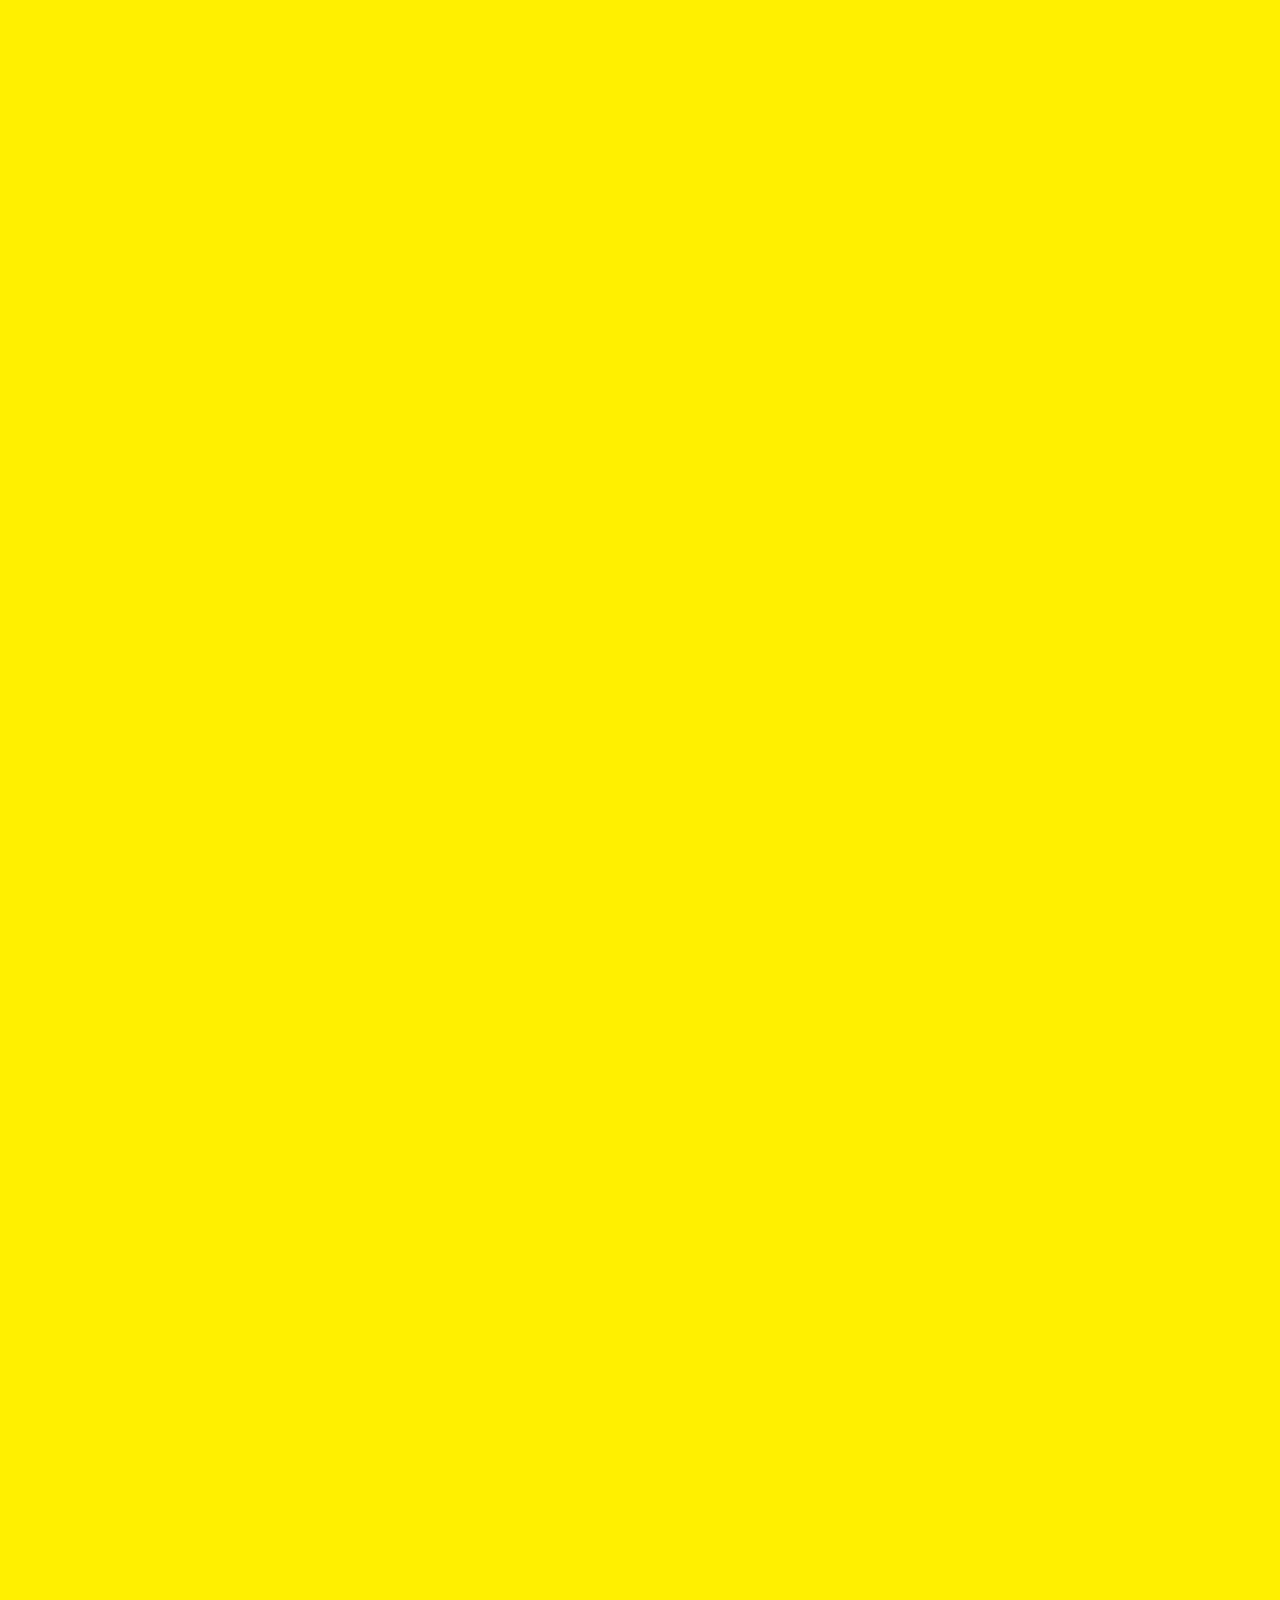
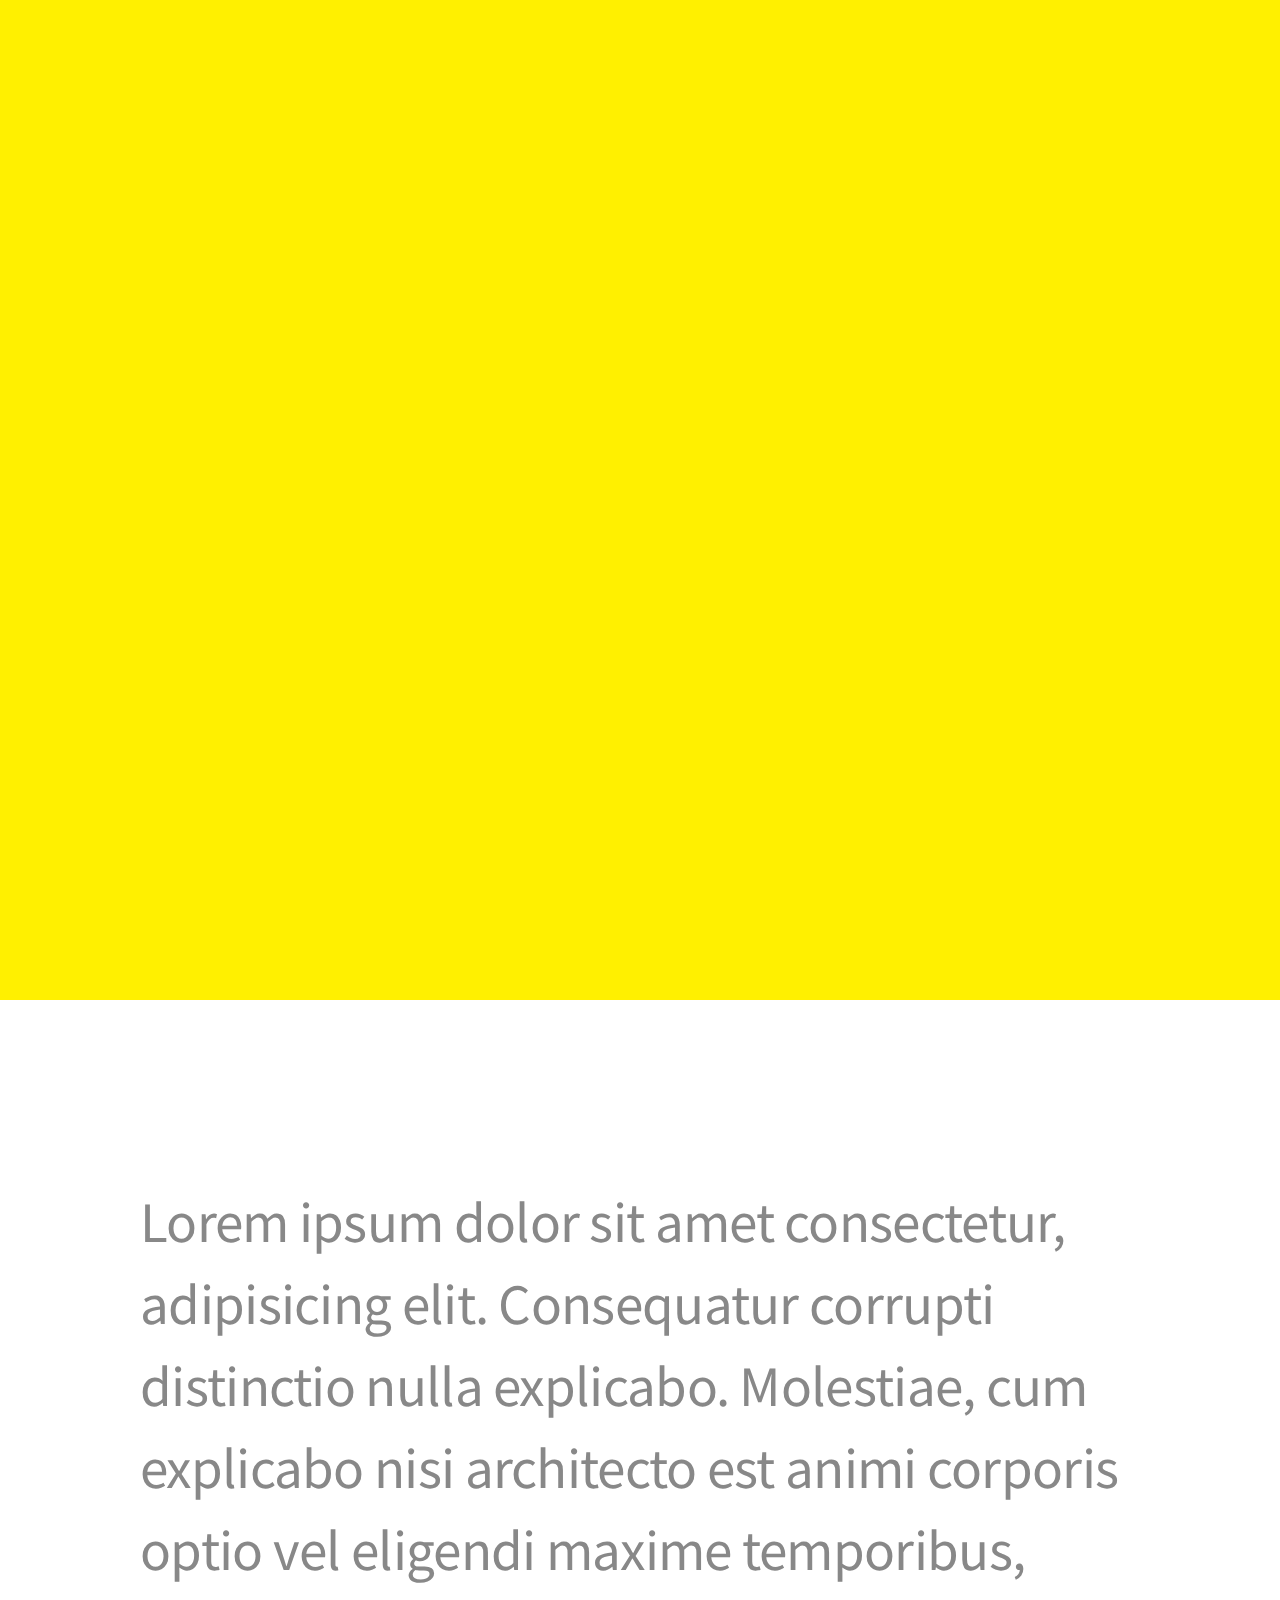
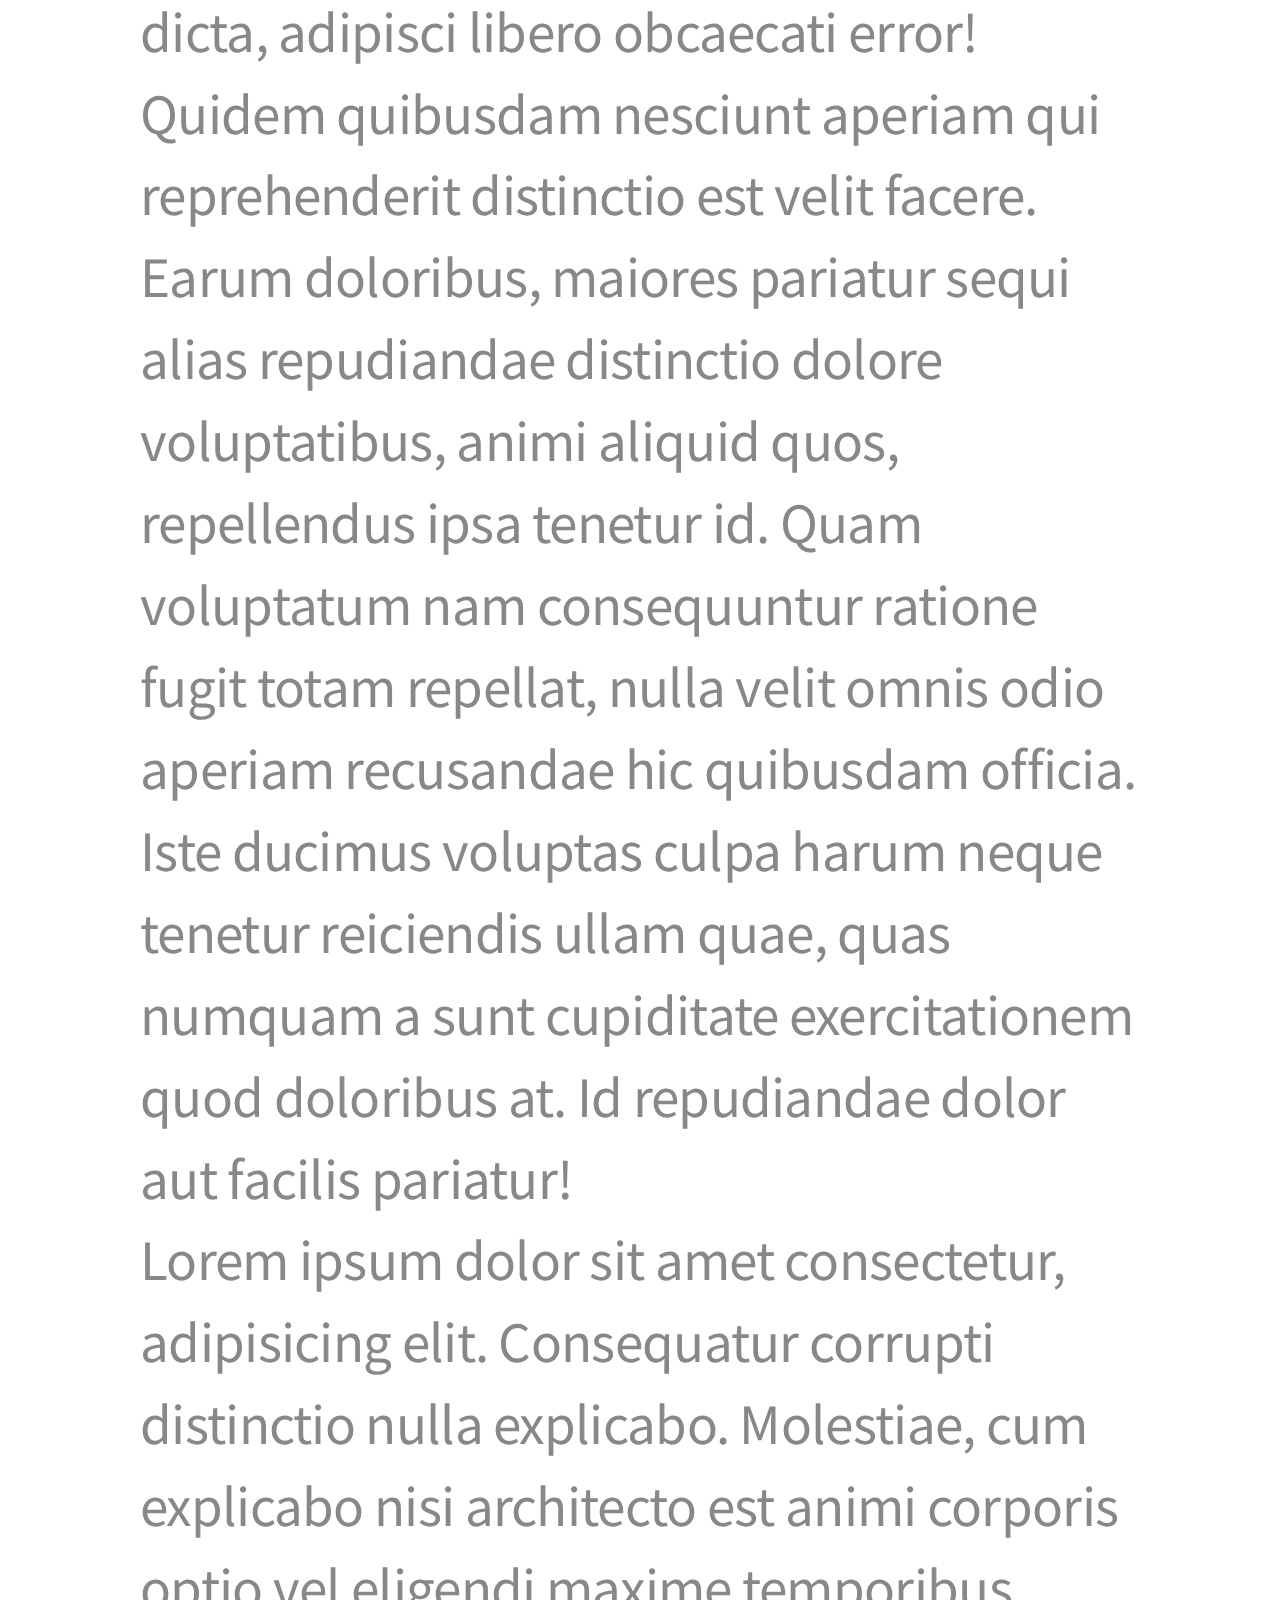
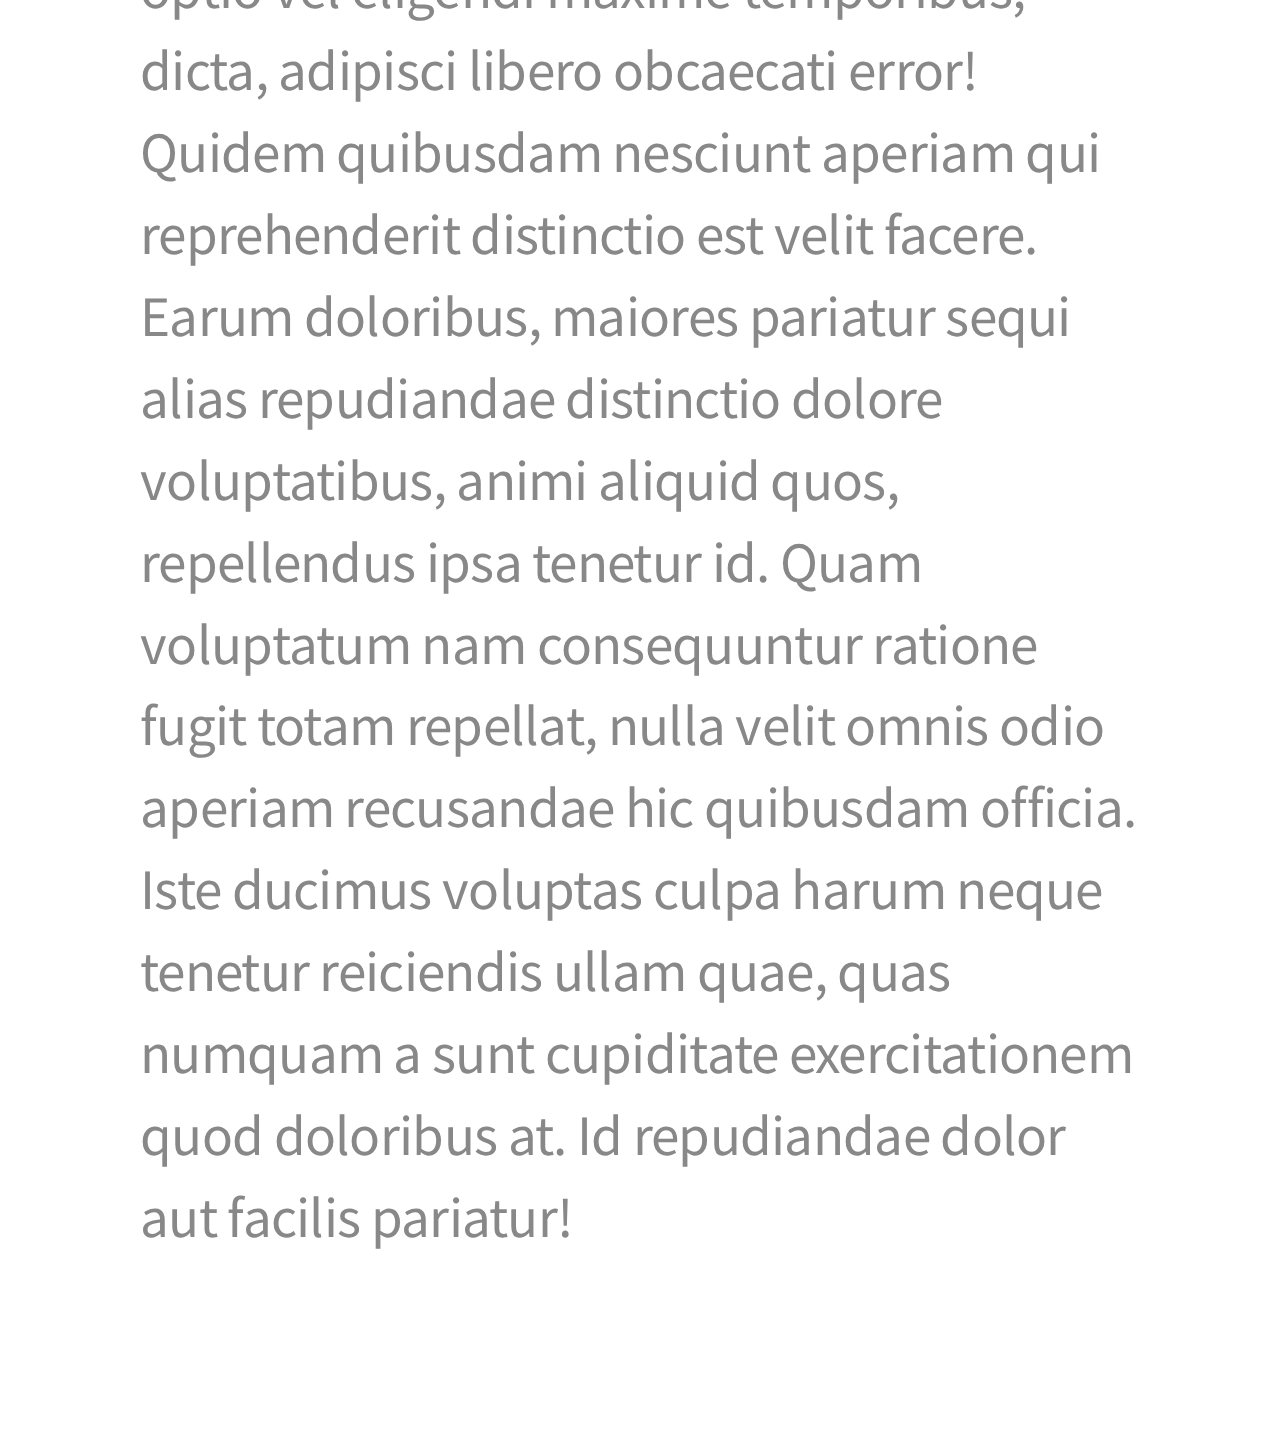
<file: InteractiveWeb-clone-apple/apple-clone-v10/@simple-version/index.html>
<!DOCTYPE html>
<html>
<head>
	<meta charset="UTF-8">
	<meta name="viewport" content="width=device-width, initial-scale=1.0">
	<meta http-equiv="X-UA-Compatible" content="ie=edge">
	<title>AirMug Pro</title>
	<link href="https://fonts.googleapis.com/css2?family=Noto+Sans+KR:wght@400;900&display=swap" rel="stylesheet">
	<link rel="stylesheet" href="css/default.css">
	<link rel="stylesheet" href="css/simple-main.css">
</head>
<body class="before-load">
	<div class="loading">
		<svg class="loading-circle">
			<circle cx="50%" cy="50%" r="25"></circle>
		</svg>
	</div>
	<div class="container">
		<section class="scroll-section" id="scroll-section-0">
			<h1>AirMug Pro</h1>
			<div class="sticky-elem sticky-elem-canvas">
				<canvas id="video-canvas-0" width="1920" height="1080"></canvas>
			</div>
			<div class="sticky-elem main-message a">
				<p>온전히 빠져들게 하는<br>최고급 세라믹</p>
			</div>
			<div class="sticky-elem main-message b">
				<p>주변 맛을 느끼게 해주는<br>주변 맛 허용 모드</p>
			</div>
			<div class="sticky-elem main-message c">
				<p>온종일 편안한<br>맞춤형 손잡이</p>
			</div>
			<div class="sticky-elem main-message d">
				<p>새롭게 입가를<br>찾아온 매혹</p>
			</div>
		</section>
		<section class="scroll-section" id="scroll-section-1">
			<div class="sticky-elem main-message hero-message a">
				<p>
					<small>편안한 촉감</small>
					입과 하나 되다
				</p>
			</div>
			<div class="sticky-elem main-message b">
				<p>
					오롯이,<br>당신과 음료만
				</p>
			</div>
			<div class="sticky-elem main-message c">
				<p>
					디자인 오브 스웨덴,<br>메이드 인 차이나
				</p>
			</div>
		</section>
		<div class="normal-content">
			<section>
				<p class="mid-message">
					Lorem ipsum dolor sit amet consectetur, adipisicing elit. Consequatur corrupti distinctio nulla explicabo. Molestiae, cum explicabo nisi architecto est animi corporis optio vel eligendi maxime temporibus, dicta, adipisci libero obcaecati error! Quidem quibusdam nesciunt aperiam qui reprehenderit distinctio est velit facere. Earum doloribus, maiores pariatur sequi alias repudiandae distinctio dolore voluptatibus, animi aliquid quos, repellendus ipsa tenetur id. Quam voluptatum nam consequuntur ratione fugit totam repellat, nulla velit omnis odio aperiam recusandae hic quibusdam officia. Iste ducimus voluptas culpa harum neque tenetur reiciendis ullam quae, quas numquam a sunt cupiditate exercitationem quod doloribus at. Id repudiandae dolor aut facilis pariatur!
				</p>
			</section>
			<section>
				<p class="mid-message">
					Lorem ipsum dolor sit amet consectetur, adipisicing elit. Consequatur corrupti distinctio nulla explicabo. Molestiae, cum explicabo nisi architecto est animi corporis optio vel eligendi maxime temporibus, dicta, adipisci libero obcaecati error! Quidem quibusdam nesciunt aperiam qui reprehenderit distinctio est velit facere. Earum doloribus, maiores pariatur sequi alias repudiandae distinctio dolore voluptatibus, animi aliquid quos, repellendus ipsa tenetur id. Quam voluptatum nam consequuntur ratione fugit totam repellat, nulla velit omnis odio aperiam recusandae hic quibusdam officia. Iste ducimus voluptas culpa harum neque tenetur reiciendis ullam quae, quas numquam a sunt cupiditate exercitationem quod doloribus at. Id repudiandae dolor aut facilis pariatur!
				</p>
			</section>
		</div>
	</div>

	<script src="js/simple-main.js"></script>
</body>
</html>
</file>
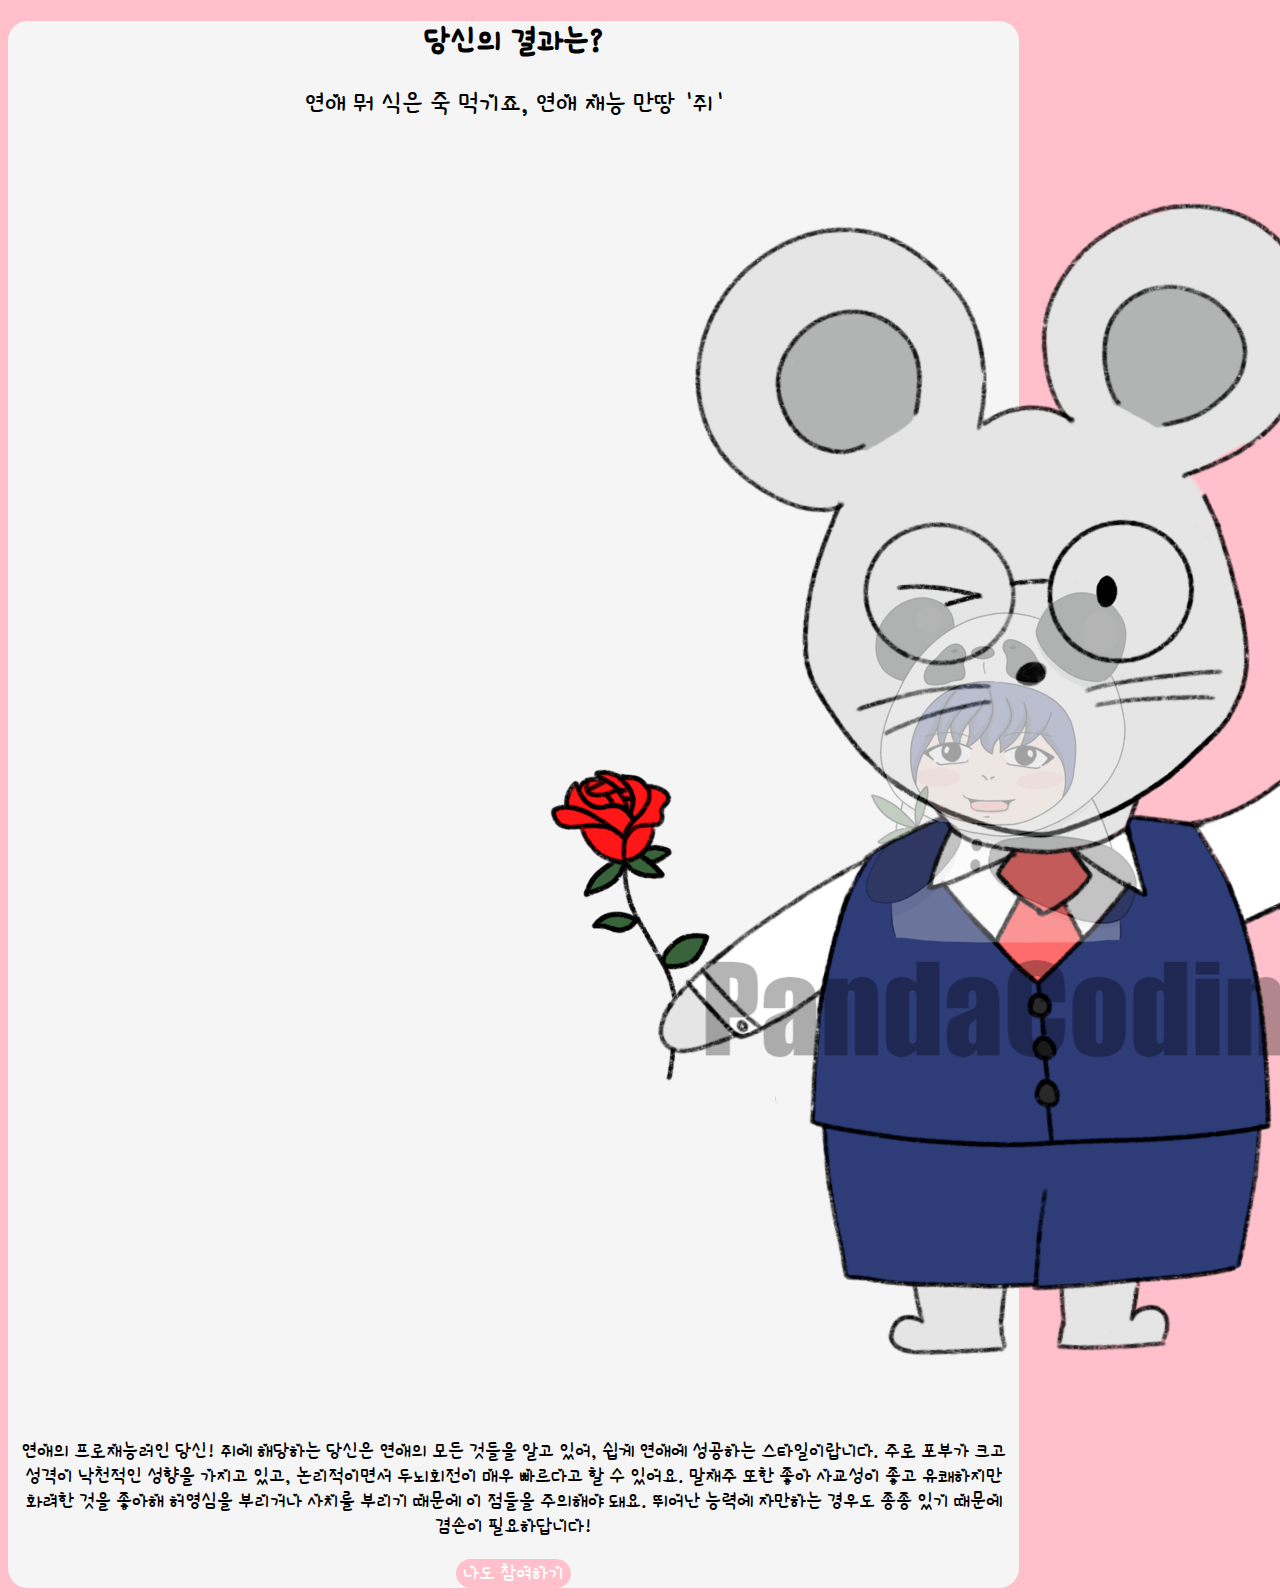
<file: psychological/page/result-0.html>
<!DOCTYPE html>
<html lang="ko">

    <head>
        <meta charset="UTF-8" />
        <meta http-equiv="X-UA-Compatible" content="IE=edge" />
        <meta name="viewport" content="width=device-width, initial-scale=1.0" />
        <meta name="author" content="ornn" />
        <meta name="keywords" content="십이간지 연애유형" />
        <meta name="description" content="십이간지 연애유형" />
        <meta name="description" content="십이간지 연애유형" />

        <!-- SNS share -->
        <meta property="og:url" content="https://o-lovetype.netlify.app" />
        <meta property="og:title" content="십이간지 연애유형" />
        <meta property="og:type" content="website" />
        <meta property="og:img" content="../img/share.png" />
        <meta property="og:description" content="십이간지로 알아보는 연애유형" />

        <link rel="shortcut icon" href="../img/favicon.ico" />
        <link rel="apple-touch-icon-precomposed" href="../img/favicon.ico" />

        <title>십이간지로 연애유형</title>
        <link href="https://cdn.jsdelivr.net/npm/bootstrap@5.0.1/dist/css/bootstrap.min.css" rel="stylesheet" integrity="sha384-+0n0xVW2eSR5OomGNYDnhzAbDsOXxcvSN1TPprVMTNDbiYZCxYbOOl7+AMvyTG2x" crossorigin="anonymous">
        <link rel="preconnect" href="https://fonts.googleapis.com">
        <link rel="preconnect" href="https://fonts.gstatic.com" crossorigin>
        <link href="https://fonts.googleapis.com/css2?family=Single+Day&display=swap" rel="stylesheet">

        <link rel="stylesheet" href="../css/default.css" />
        <link rel="stylesheet" href="../css/result.css" />
    </head>

    <body>

        <section id="shareResult" class="mx-auto mt-5 py-5 px-3">
            <h1>당신의 결과는?</h1>
            <div class="resultname">
                <p>연애 뭐 식은 죽 먹기죠, 연애 재능 만땅 '쥐'</p>
            </div>
            <div id="resultImg" class="my-3 col-lg-6 col-md-6 col-sm-6 col- mx-auto">
                <img src="../img/image-0.png" alt="0" class="img-fluid" />
            </div>
            <div class="resultDesc">
                <p>연애의 프로재능러인 당신! 쥐에 해당하는 당신은 연애의 모든 것들을 알고 있어, 쉽게 연애에 성공하는 스타일이랍니다. 주로 포부가 크고 성격이 낙천적인 성향을 가지고 있고, 논리적이면서 두뇌회전이 매우 빠르다고 할 수 있어요. 말재주 또한 좋아 사교성이 좋고 유쾌하지만 화려한 것을 좋아해 허영심을 부리거나 사치를 부리기 때문에 이 점들을 주의해야 돼요. 뛰어난 능력에 자만하는 경우도 종종 있기 때문에 겸손이 필요하답니다!</p>
            </div>
            <script type;="text/javascript">
                function moveHome() {
                    location.href = "/index.html";
                }
            </script>
            <button type="button" class="gohome mt-3 py-2 px-3" onclick="js:moveHome()">나도 참여하기</button>
        </section>
    </body>

</html>
</file>
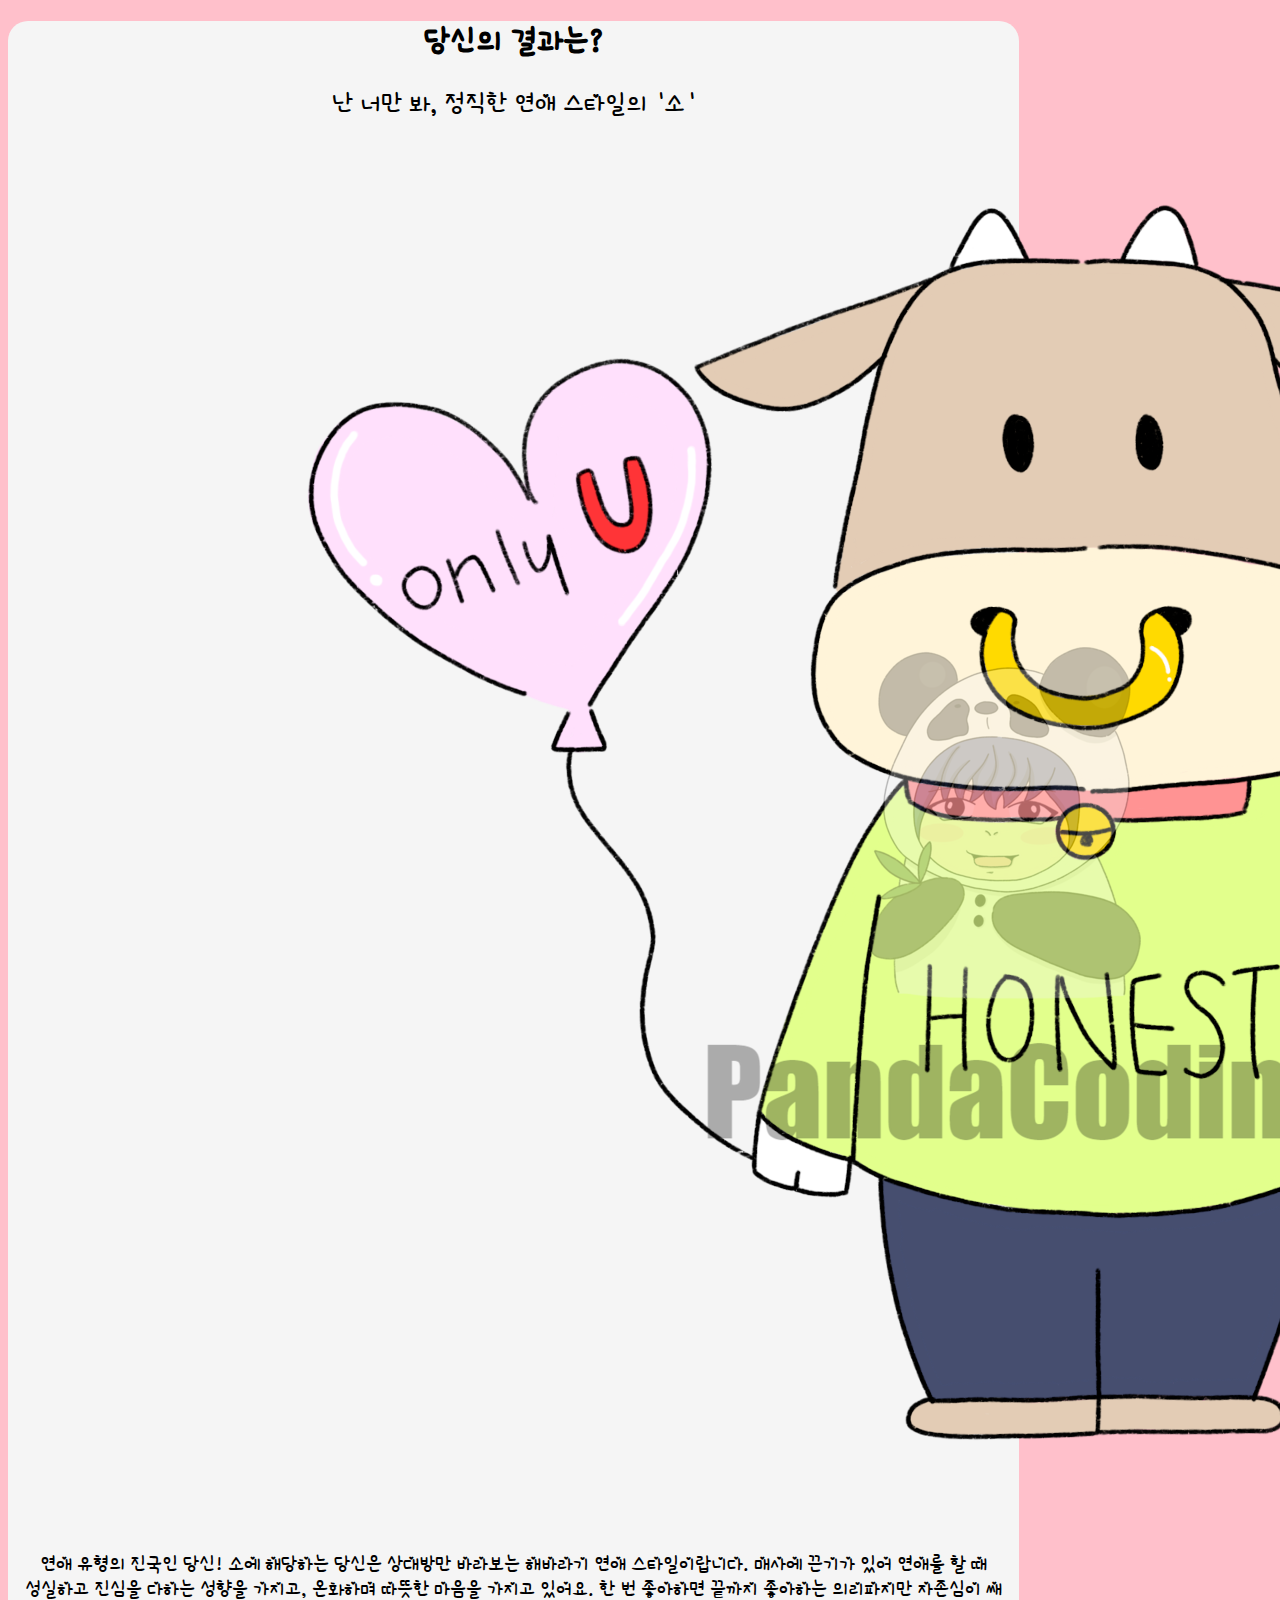
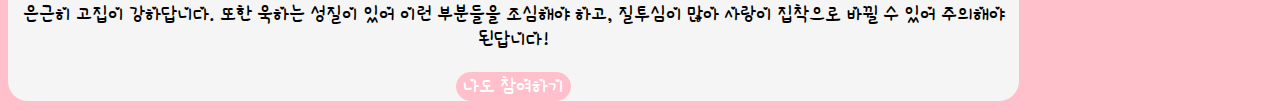
<file: psychological/page/result-1.html>
<!DOCTYPE html>
<html lang="ko">

    <head>
        <meta charset="UTF-8" />
        <meta http-equiv="X-UA-Compatible" content="IE=edge" />
        <meta name="viewport" content="width=device-width, initial-scale=1.0" />
        <meta name="author" content="ornn" />
        <meta name="keywords" content="십이간지 연애유형" />
        <meta name="description" content="십이간지 연애유형" />
        <meta name="description" content="십이간지 연애유형" />

        <!-- SNS share -->
        <meta property="og:url" content="https://o-lovetype.netlify.app" />
        <meta property="og:title" content="십이간지 연애유형" />
        <meta property="og:type" content="website" />
        <meta property="og:img" content="../img/share.png" />
        <meta property="og:description" content="십이간지로 알아보는 연애유형" />

        <link rel="shortcut icon" href="../img/favicon.ico" />
        <link rel="apple-touch-icon-precomposed" href="../img/favicon.ico" />

        <title>십이간지로 연애유형</title>
        <link href="https://cdn.jsdelivr.net/npm/bootstrap@5.0.1/dist/css/bootstrap.min.css" rel="stylesheet" integrity="sha384-+0n0xVW2eSR5OomGNYDnhzAbDsOXxcvSN1TPprVMTNDbiYZCxYbOOl7+AMvyTG2x" crossorigin="anonymous">
        <link rel="preconnect" href="https://fonts.googleapis.com">
        <link rel="preconnect" href="https://fonts.gstatic.com" crossorigin>
        <link href="https://fonts.googleapis.com/css2?family=Single+Day&display=swap" rel="stylesheet">


        <link rel="stylesheet" href="../css/default.css" />
        <link rel="stylesheet" href="../css/result.css" />
    </head>

    <body>

        <section id="shareResult" class="mx-auto mt-5 py-5 px-3">
            <h1>당신의 결과는?</h1>
            <div class="resultname">
                <p>난 너만 봐, 정직한 연애 스타일의 '소'</p>
            </div>
            <div id="resultImg" class="my-3 col-lg-6 col-md-6 col-sm-6 col- mx-auto">
                <img src="../img/image-1.png" alt="0" class="img-fluid" />
            </div>
            <div class="resultDesc">
                <p>연애 유형의 진국인 당신! 소에 해당하는 당신은 상대방만 바라보는 해바라기 연애 스타일이랍니다. 매사에 끈기가 있어 연애를 할 때 성실하고 진심을 다하는 성향을 가지고, 온화하며 따뜻한 마음을 가지고 있어요. 한 번 좋아하면 끝까지 좋아하는 의리파지만 자존심이 쌔 은근히 고집이 강하답니다. 또한 욱하는 성질이 있어 이런 부분들을 조심해야 하고, 질투심이 많아 사랑이 집착으로 바뀔 수 있어 주의해야 된답니다!</p>
            </div>
            <script type;="text/javascript">
                function moveHome() {
                    location.href = "/index.html";
                }
            </script>
            <button type="button" class="gohome mt-3 py-2 px-3" onclick="js:moveHome()">나도 참여하기</button>
        </section>
    </body>

</html>
</file>
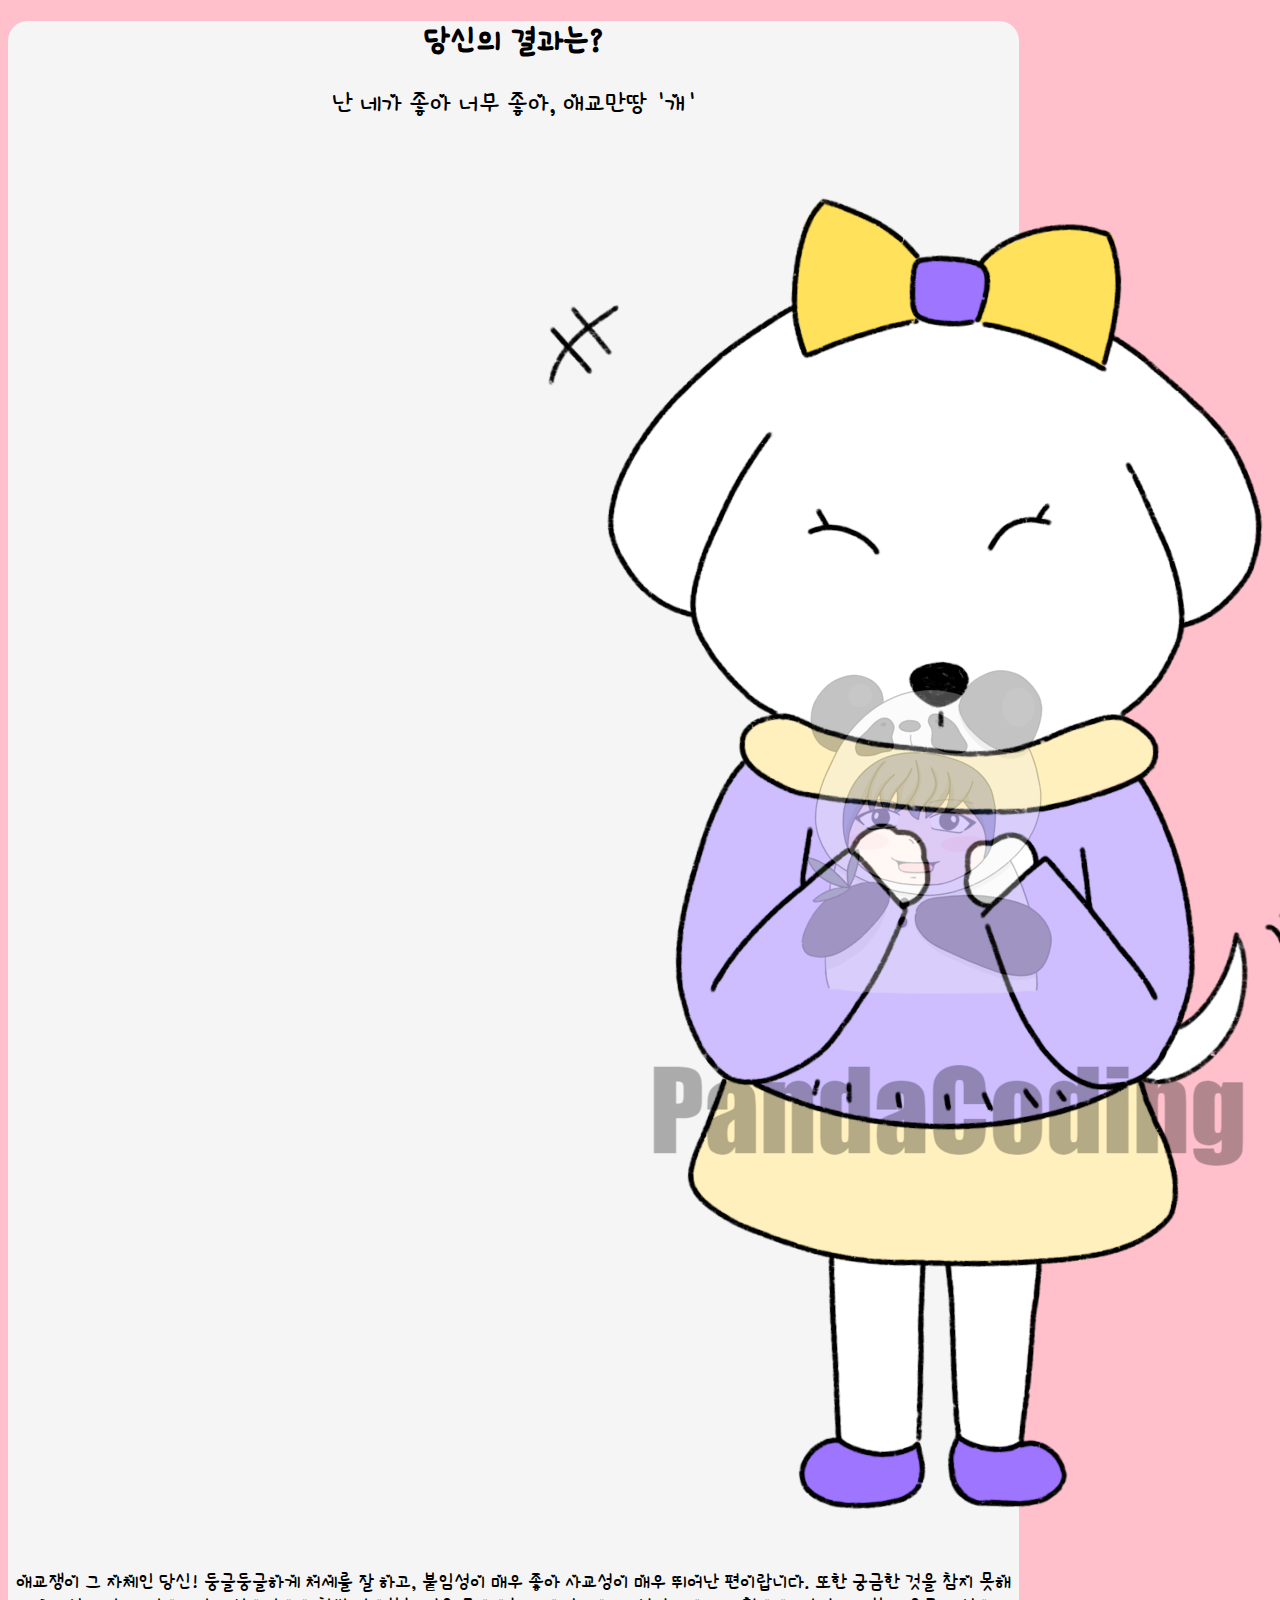
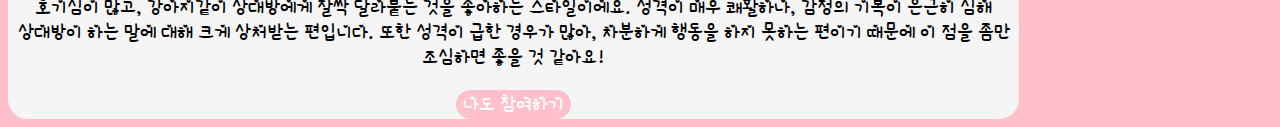
<file: psychological/page/result-10.html>
<!DOCTYPE html>
<html lang="ko">

    <head>
        <meta charset="UTF-8" />
        <meta http-equiv="X-UA-Compatible" content="IE=edge" />
        <meta name="viewport" content="width=device-width, initial-scale=1.0" />
        <meta name="author" content="ornn" />
        <meta name="keywords" content="십이간지 연애유형" />
        <meta name="description" content="십이간지 연애유형" />
        <meta name="description" content="십이간지 연애유형" />

        <!-- SNS share -->
        <meta property="og:url" content="https://o-lovetype.netlify.app" />
        <meta property="og:title" content="십이간지 연애유형" />
        <meta property="og:type" content="website" />
        <meta property="og:img" content="../img/share.png" />
        <meta property="og:description" content="십이간지로 알아보는 연애유형" />

        <link rel="shortcut icon" href="../img/favicon.ico" />
        <link rel="apple-touch-icon-precomposed" href="../img/favicon.ico" />

        <title>십이간지로 연애유형</title>
        <link href="https://cdn.jsdelivr.net/npm/bootstrap@5.0.1/dist/css/bootstrap.min.css" rel="stylesheet" integrity="sha384-+0n0xVW2eSR5OomGNYDnhzAbDsOXxcvSN1TPprVMTNDbiYZCxYbOOl7+AMvyTG2x" crossorigin="anonymous">
        <link rel="preconnect" href="https://fonts.googleapis.com">
        <link rel="preconnect" href="https://fonts.gstatic.com" crossorigin>
        <link href="https://fonts.googleapis.com/css2?family=Single+Day&display=swap" rel="stylesheet">


        <link rel="stylesheet" href="../css/default.css" />
        <link rel="stylesheet" href="../css/result.css" />
    </head>

    <body>

        <section id="shareResult" class="mx-auto mt-5 py-5 px-3">
            <h1>당신의 결과는?</h1>
            <div class="resultname">
                <p>난 네가 좋아 너무 좋아, 애교만땅 '개'</p>
            </div>
            <div id="resultImg" class="my-3 col-lg-6 col-md-6 col-sm-6 col- mx-auto">
                <img src="../img/image-10.png" alt="0" class="img-fluid" />
            </div>
            <div class="resultDesc">
                <p>애교쟁이 그 자체인 당신! 둥글둥글하게 처세를 잘 하고, 붙임성이 매우 좋아 사교성이 매우 뛰어난 편이랍니다. 또한 궁금한 것을 참지 못해 호기심이 많고, 강아지같이 상대방에게 찰싹 달라붙는 것을 좋아하는 스타일이에요. 성격이 매우 쾌활하나, 감정의 기복이 은근히 심해 상대방이 하는 말에 대해 크게 상처받는 편입니다. 또한 성격이 급한 경우가 많아, 차분하게 행동을 하지 못하는 편이기 때문에 이 점을 좀만 조심하면 좋을 것 같아요!</p>
            </div>
            <script type;="text/javascript">
                function moveHome() {
                    location.href = "/index.html";
                }
            </script>
            <button type="button" class="gohome mt-3 py-2 px-3" onclick="js:moveHome()">나도 참여하기</button>
        </section>
    </body>

</html>
</file>
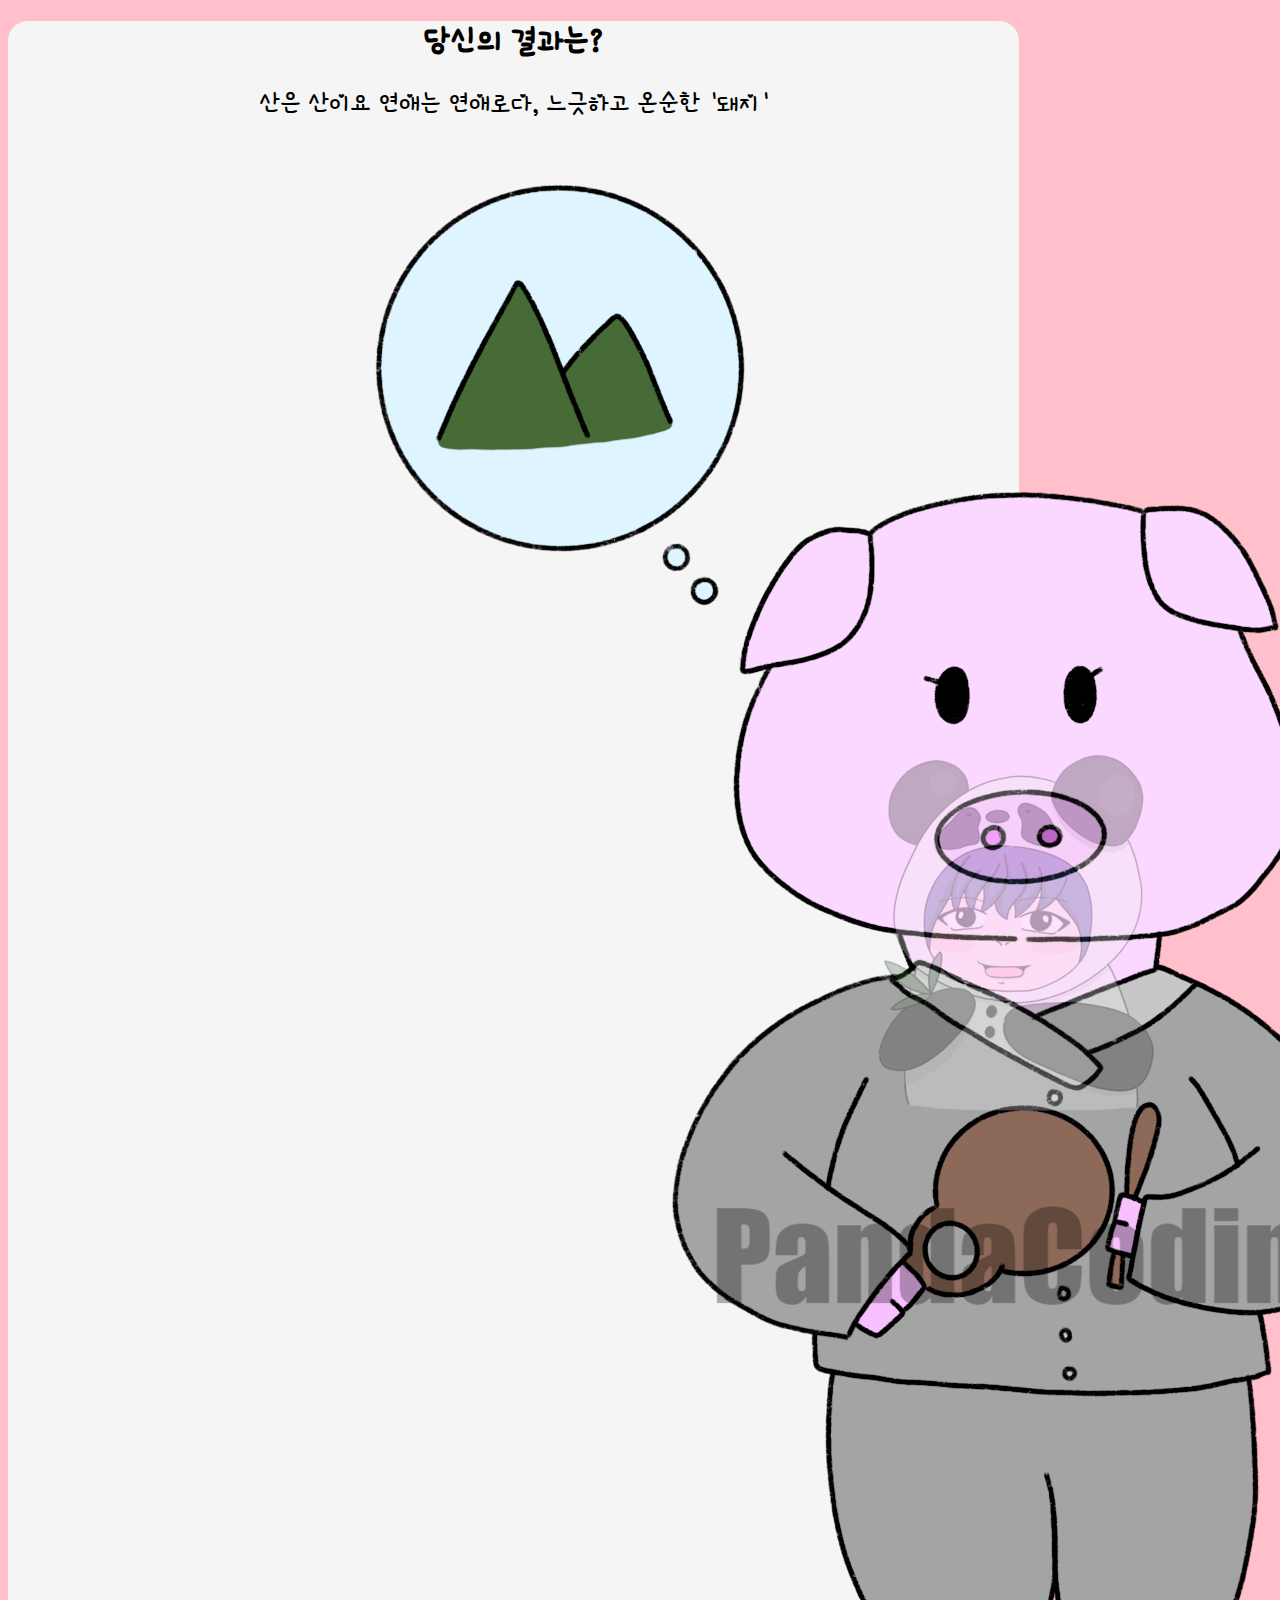
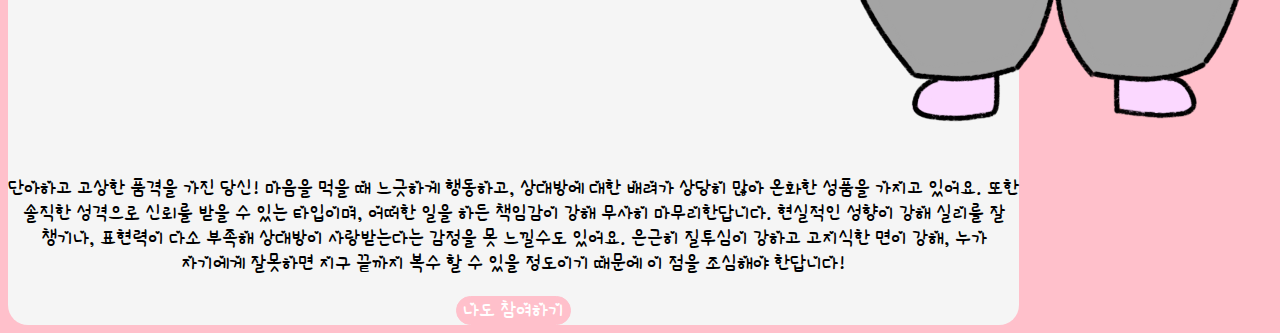
<file: psychological/page/result-11.html>
<!DOCTYPE html>
<html lang="ko">

    <head>
        <meta charset="UTF-8" />
        <meta http-equiv="X-UA-Compatible" content="IE=edge" />
        <meta name="viewport" content="width=device-width, initial-scale=1.0" />
        <meta name="author" content="ornn" />
        <meta name="keywords" content="십이간지 연애유형" />
        <meta name="description" content="십이간지 연애유형" />
        <meta name="description" content="십이간지 연애유형" />

        <!-- SNS share -->
        <meta property="og:url" content="https://o-lovetype.netlify.app" />
        <meta property="og:title" content="십이간지 연애유형" />
        <meta property="og:type" content="website" />
        <meta property="og:img" content="../img/share.png" />
        <meta property="og:description" content="십이간지로 알아보는 연애유형" />

        <link rel="shortcut icon" href="../img/favicon.ico" />
        <link rel="apple-touch-icon-precomposed" href="../img/favicon.ico" />

        <title>십이간지로 연애유형</title>
        <link href="https://cdn.jsdelivr.net/npm/bootstrap@5.0.1/dist/css/bootstrap.min.css" rel="stylesheet" integrity="sha384-+0n0xVW2eSR5OomGNYDnhzAbDsOXxcvSN1TPprVMTNDbiYZCxYbOOl7+AMvyTG2x" crossorigin="anonymous">
        <link rel="preconnect" href="https://fonts.googleapis.com">
        <link rel="preconnect" href="https://fonts.gstatic.com" crossorigin>
        <link href="https://fonts.googleapis.com/css2?family=Single+Day&display=swap" rel="stylesheet">


        <link rel="stylesheet" href="../css/default.css" />
        <link rel="stylesheet" href="../css/result.css" />
    </head>

    <body>

        <section id="shareResult" class="mx-auto mt-5 py-5 px-3">
            <h1>당신의 결과는?</h1>
            <div class="resultname">
                <p>산은 산이요 연애는 연애로다, 느긋하고 온순한 '돼지'</p>
            </div>
            <div id="resultImg" class="my-3 col-lg-6 col-md-6 col-sm-6 col- mx-auto">
                <img src="../img/image-11.png" alt="0" class="img-fluid" />
            </div>
            <div class="resultDesc">
                <p>단아하고 고상한 품격을 가진 당신! 마음을 먹을 때 느긋하게 행동하고, 상대방에 대한 배려가 상당히 많아 온화한 성품을 가지고 있어요. 또한 솔직한 성격으로 신뢰를 받을 수 있는 타입이며, 어떠한 일을 하든 책임감이 강해 무사히 마무리한답니다. 현실적인 성향이 강해 실리를 잘 챙기나, 표현력이 다소 부족해 상대방이 사랑받는다는 감정을 못 느낄수도 있어요. 은근히 질투심이 강하고 고지식한 면이 강해, 누가 자기에게 잘못하면 지구 끝까지 복수 할 수 있을 정도이기 때문에 이 점을 조심해야 한답니다!</p>
            </div>
            <script type;="text/javascript">
                function moveHome() {
                    location.href = "/index.html";
                }
            </script>
            <button type="button" class="gohome mt-3 py-2 px-3" onclick="js:moveHome()">나도 참여하기</button>
        </section>
    </body>

</html>
</file>
<file: InteractiveWeb-clone-bbcCovid19/style.css>
html {
	font-family: 'Noto Sans KR', sans-serif;
}
body {
	margin: 0;
}
div, section, header, footer, p, h1, h2 {
	box-sizing: border-box;
}
a {
	color: royalblue;
}
img {
	max-width: 100%;
	height: auto;
}

/* 진행 */
.global-width {
	max-width: 620px;
	margin: 0 auto;
	padding: 0 1rem;
}

.scroll-graphic {
	position: sticky;
	top: 0;
	height: 100vh;
	overflow-x: hidden;
}
.graphic-item {
	display: flex;
	align-items: center;
	justify-content: center;
	position: absolute;
	left: 0;
	top: 0;
	width: 100%;
	height: 100%;
	opacity: 0;
	transition: 0.5s;
	will-change: opacity;
}
.visible {
	opacity: 1;
}

.scene-img {
	max-height: 100vh;
}

.scroll-text {
	position: relative;
	padding: 1px;
}
.step { 
	margin-bottom: 60vh;
	padding: 0.5rem 1rem;
	border-radius: 10px;
	background: rgba(255,255,255, 0.8);
	box-shadow: rgba(0, 0, 0, 0.3) 0 0 3px;

}

.bird {
	position: absolute;
	left: 0;
	bottom: 70%;
	width: 100px;
	transform: translateX(-100%);
	transition: 1.5s 0.5s linear;
}

[data-index="5"] .bird {
	left: 30%;
	bottom: 30%;
}

.global-footer {
	text-align: center;
	padding: 2rem 0;
}

.strikethrough {
	text-decoration: line-through;
}
</file>
<file: psychological/css/default.css>
body {
    background-color: pink;
}

* {
    font-family: 'Single Day', cursive;
    word-break: keep-all;
}
</file>
<file: psychological/css/main.css>
#main {
    background-color: whitesmoke;
    width: 80%;
    text-align: center;
    border-radius: 20px;
}

p {
    font-size: 20px;
}


@media all and (min-width: 1800px) {
    p {
        font-size: 24px;
    }
}

@media all and (max-width: 980px) {
    p {
        font-size: 20px;
    }
}
@media all and (max-width: 767px) {

    #main {
        width: 90%;
    }

    p {
        font-size: 16px;
    }
}
</file>
<file: psychological/css/qna.css>
#qna {
    display: none;
}

.qBox {
    background-color: whitesmoke;
    text-align: center;
    border-radius: 999px;
    font-size: 24px;
    width: 80%;
}

.answerList {
    background-color: whitesmoke;
    border-radius: 999px;
    display: block;
    width: 80%;
    border: 0px;
    font-size: 20px;
    border: 1px solid pink;
}
.answerList:hover, .answerList:focus {
    border: 1px solid red;
}

.status {
    height: 20px;
    width: 80%;
    background-color: white;
    border-radius: 999px;
}
.statusBar {
    height: 100%;
    border-radius: 999px;
    background: #febbbb;
    background: linear-gradient(to bottom, #febbbb 0%, #fe9090 52%, #ff5c5c 100%);
}

@media all and (min-width: 1800px) {
    .qBox {
        font-size: 30px;
    }
    .answerList {
        font-size: 24px;
    }
    .status {
        height: 24px;
    }
}

@media all and (max-width: 980px) {
    .qBox {
        font-size: 24px;
    }
    .answerList {
        font-size: 20px;
    }
    .status {
        height: 20px;
    }
}

@media all and (max-width: 767px) {
    .qBox {
        font-size: 20px;
        width: 100%;
    }
    .answerList {
        font-size: 16px;
        width: 100%;
    }
    .status {
        height: 16px;
        width: 100%;
    }
}
</file>
<file: psychological/css/animation.css>
@keyframes fadeIn {
    from { opacity: 0; }
    to { opacity: 1; }
}

@keyframes fadeOut {
    from { opacity: 1; }
    to { opacity: 0; }
}

@-webkit-keyframes fadeIn {
    from { opacity: 0; }
    to { opacity: 1; }
}

@-webkit-keyframes fadeOut {
    from { opacity: 1; }
    to { opacity: 0; }
}

.fadeIn {
    animation: fadeIn;
    animation-duration: 0.5s;
}
.fadeOut {
    animation: fadeOut;
    animation-duration: 0.5s;
}
</file>
<file: psychological/css/result.css>
#result {
    display: none;
    background-color: whitesmoke;
    width: 80%;
    text-align: center;
    border-radius: 20px;
}

#shareResult {
    background-color: whitesmoke;
    width: 80%;
    text-align: center;
    border-radius: 20px;
}


.resultname {
    font-size: 26px;
}

.resultDesc {
    font-size: 20px;
}

.kakao {
    color: white;
    background-color: #FEE500;
    font-size: 20px;
    border: 1px solid #FEE500;
    border-radius: 999px;
}

.kakao:hover, .kakao:focus {
    background-color: whitesmoke;
    color: black;
    border: 1px solid red;
}

.gohome {
    color: white;
    background-color: pink;
    font-size: 20px; 
    border: 1px solid pink;
    border-radius: 999px;
}

.gohome:hover, .gohome:focus {
    background-color: whitesmoke;
    color: pink;
    border: 1px solid pink;
}

@media all and (min-width: 1800px) {
    .resultname {
        font-size: 30px;
    }

    .resultDesc {
        font-size: 24px;
    }

    .kakao {
        font-size: 24px;
    }

    .gohome {
        font-size: 24px; 
    }
}

@media all and (max-width: 980px) {
    .resultname {
        font-size: 26px;
    }

    .resultDesc {
        font-size: 20px;
    }

    .kakao {
        font-size: 20px;
    }

    .gohome {
        font-size: 20px; 
    }
}
@media all and (max-width: 767px) {
    .resultname {
        font-size: 20px;
    }

    .resultDesc {
        font-size: 16px;
    }

    .kakao {
        font-size: 16px;
    }

    .gohome {
        font-size: 16px; 
    }
}
</file>
<file: ornn_home/ani-graph-1/style.css>
* {
  box-sizing: border-box;
  outline: none;
  margin: 0;
  padding: 0;
}

body {
  background: #fff;
  line-height: 1.4;
  height: 100vh;
  display: flex;
}

a {
  text-decoration: none;
  color: #222;
}


.brand-progress-section {
  display: flex;
  align-items: center;
  justify-content: center;
  width: 100%;
}

.brand-progress-box {
  width: 90%;
  height: 400px;
  color: #1f1f1f;
  
}
.brand-progress-box .titleBox {
  margin-bottom: 38px;
}
.brand-progress-box .titleBox h2 {
  font-size: 40px;
  font-weight: 700;
  color: #4B62F3;
  text-align: left;
}

.brand-progress-box .brandBox .brand-item {
  display: flex;
  align-items: center;
  margin-bottom: 18px;
}
.brand-progress-box .brandBox .brand-item p {
  font-weight: 400;
  white-space: nowrap;
}
.brand-progress-box .brandBox .brand-item .brand-name {
  font-size: 18px;
  width: 96px;
  overflow: hidden;
  text-overflow: ellipsis;
  margin-right: 8px;
}
.brand-progress-box .brandBox .brand-item .brand-per {
  font-size: 15px;
  margin-right: 15px;
  width: 30px;
  text-align: right;
}

.brand-progress-box .brandBox .brand-item .brand-progressBox {
  width: 280px;
}
/* .brand-progress-box .brandBox.active .brand-item .brand-progress */
.brand-progress-box .brandBox .brand-item .brand-progress {
  height: 21px;
  width: 0;
  background-color: #1F2E8F;
  animation: ani 1s ease-out;
}

@keyframes ani {
  0% {
    width: 0;
  }
}
</file>
<file: InteractiveWeb-clone-apple/apple-clone-v10/@ipad-stroke-effect/css/default.css>
@charset 'utf-8';

html {
	font-family: 'Apple SD Gothic Neo', Roboto, 'Noto Sans KR', NanumGothic, 'Malgun Gothic', sans-serif;
	line-height: 1.2;
	word-wrap: break-word;
}
body {
	-webkit-font-smoothing: antialiased;
}
html, body, div, span, applet, object, iframe,
h1, h2, h3, h4, h5, h6, p, blockquote, pre,
a, abbr, acronym, address, big, cite, code,
del, dfn, em, img, ins, kbd, q, s, samp,
small, strike, strong, sub, sup, tt, var,
b, u, i, center,
dl, dt, dd, ol, ul, li,
fieldset, form, label, legend,
table, caption, tbody, tfoot, thead, tr, th, td,
article, aside, canvas, details, embed,
figure, figcaption, footer, header, hgroup,
menu, nav, output, ruby, section, summary,
time, mark, audio, video {
	margin: 0;
	padding: 0;
	border: 0;
}
article, aside, details, figcaption, figure, footer, header, hgroup, menu, nav, section {
	display: block;
}
div, span, article, section, header, footer, aside, p, ul, li, fieldset, legend, label, a, nav, form {
	box-sizing: border-box;
}
ol, ul, li {
	list-style: none;
}
table {
	border-collapse: collapse;
	border-spacing: 0;
}
img {
	max-width: 100%;
	height: auto;
	border: 0;
}
button {
	border: 0;
	background: transparent;
	cursor: pointer;
}
</file>
<file: InteractiveWeb-clone-apple/apple-clone-v10/@ipad-stroke-effect/css/main.css>
@charset 'utf-8';

html {
	font-family: 'Noto Sans KR', sans-serif;
	font-size: 14px;
}
body {
	overflow-x: hidden;
	color: rgb(29, 29, 31);
	letter-spacing: -0.05em;
	background: white;
}
p {
	line-height: 1.6;
}
a {
	color: rgb(29, 29, 31);
	text-decoration: none;
}

.container {
	/* iPhone 가로 스크롤 방지 */
	overflow-x: hidden;
}
.scroll-section {
	position: relative;
	padding-top: 50vh;
	color: #fff;
}
#scroll-section-0 h1 {
	position: relative;
	top: -10vh;
	z-index: 5;
	font-size: 3.5rem;
	text-align: center;
}
.main-message {
	top: 40vh;
	font-size: 2.5rem;
	opacity: 0;
}
.main-message.b {
	font-size: 3.5rem;
}
.main-message.c {
	font-size: 4.5rem;
}
.main-message p {
	font-weight: bold;
	text-align: center;
	line-height: 1.2;
}
.main-message small {
	display: block;
	margin-bottom: 0.5em;
	font-size: 1.2rem;
}
.mid-message {
	max-width: 1000px;
	margin: 0 auto;
	padding: 0 1rem;
	font-size: 2rem;
	color: #888;
}
.sticky-elem {
	display: none;
	position: fixed;
	left: 0;
	width: 100%;
}
#show-scene-0 #scroll-section-0 .sticky-elem,
#show-scene-1 #scroll-section-1 .sticky-elem {
	display: block;
	will-change: transform, opacity;
}
.scroll-effect-end .sticky-elem {
	/* 스크롤 효과가 모두 끝나고, 아래 일반 콘텐츠 영역에서는 sticky-elem들을 모두 안보이도록 */
	display: none !important;
}
.normal-content {
	padding: 20vh 0;
}
.loading {
	display: flex;
	align-items: center;
	justify-content: center;
	position: fixed;
	top: 0;
	right: 0;
	bottom: 0;
	left: 0;
	z-index: 100;
	background: white;
	opacity: 0;
	transition: 0.5s;
}
.before-load .container {
    display: none;
}
.before-load .loading {
	opacity: 1;
}
@keyframes loading-spin {
	100% { transform: rotate(360deg); }
}
@keyframes loading-circle-ani {
	0% { stroke-dashoffset: 157; }
	75% { stroke-dashoffset: -147; }
	100% { stroke-dashoffset: -157; }
}
.loading-circle {
	width: 54px;
	height: 54px;
	animation: loading-spin 3s infinite;
}
.loading-circle circle {
	stroke: black;
	stroke-width: 4;
	/* getTotalLength()로 stroke의 길이를 얻어올 수 있음 */
	stroke-dasharray: 157, 157;
	stroke-dashoffset: 0;
	fill: transparent;
	animation: loading-circle-ani 1s infinite;
}

.pencil-logo {
	left: 50%;
	top: 50%;
	width: 1000vw;
	transform: translate(-10%, -50%);
}
.pencil {
	left: auto;
	top: auto;
	right: -10%;
	bottom: -80%;
	width: 3.5vw;
	transform: rotate(-120deg);
}
.ribbon-path {
	left: 50%;
	top: 50%;
	min-width: 850px;
	transform: translate(-50%, -50%);
}
.ribbon-path path {
	fill: none;
	stroke: #FF0044;
	stroke-width: 62;
	stroke-linecap: round;
	stroke-linejoin: round;
	stroke-dasharray: 1401, 1401;
	stroke-dashoffset: 1401;
}

@media (min-width: 1024px) {
	#scroll-section-0 h1 {
		font-size: 9vw;
	}
	.main-message {
		font-size: 4vw;
	}
	.main-message.b {
		font-size: 7vw;
	}
	.main-message.c {
		font-size: 10vw;
	}
	.main-message small {
		font-size: 1.5vw;
	}
	.mid-message {
		width: 1000px;
		padding: 0;
		font-size: 4vw;
	}
}
</file>
<file: InteractiveWeb-clone-apple/apple-clone-v10/@simple-version/css/default.css>
@charset 'utf-8';

html {
	font-family: 'Apple SD Gothic Neo', Roboto, 'Noto Sans KR', NanumGothic, 'Malgun Gothic', sans-serif;
	line-height: 1.2;
	word-wrap: break-word;
}
body {
	-webkit-font-smoothing: antialiased;
}
html, body, div, span, applet, object, iframe,
h1, h2, h3, h4, h5, h6, p, blockquote, pre,
a, abbr, acronym, address, big, cite, code,
del, dfn, em, img, ins, kbd, q, s, samp,
small, strike, strong, sub, sup, tt, var,
b, u, i, center,
dl, dt, dd, ol, ul, li,
fieldset, form, label, legend,
table, caption, tbody, tfoot, thead, tr, th, td,
article, aside, canvas, details, embed,
figure, figcaption, footer, header, hgroup,
menu, nav, output, ruby, section, summary,
time, mark, audio, video {
	margin: 0;
	padding: 0;
	border: 0;
}
article, aside, details, figcaption, figure, footer, header, hgroup, menu, nav, section {
	display: block;
}
div, span, article, section, header, footer, aside, p, ul, li, fieldset, legend, label, a, nav, form {
	box-sizing: border-box;
}
ol, ul, li {
	list-style: none;
}
table {
	border-collapse: collapse;
	border-spacing: 0;
}
img {
	max-width: 100%;
	height: auto;
	border: 0;
}
button {
	border: 0;
	background: transparent;
	cursor: pointer;
}
</file>
<file: InteractiveWeb-clone-apple/apple-clone-v10/@simple-version/css/simple-main.css>
@charset 'utf-8';

html {
	font-family: 'Noto Sans KR', sans-serif;
	font-size: 14px;
}
body {
	overflow-x: hidden;
	color: rgb(29, 29, 31);
	letter-spacing: -0.05em;
	background: white;
}
p {
	line-height: 1.6;
}
a {
	color: rgb(29, 29, 31);
	text-decoration: none;
}

.container {
	/* iPhone 가로 스크롤 방지 */
	overflow-x: hidden;
}
.scroll-section {
	position: relative;
	padding-top: 50vh;
}
#scroll-section-1 {
	background: #fff000;
}
#scroll-section-0 h1 {
	position: relative;
	top: -10vh;
	z-index: 5;
	font-size: 4rem;
	text-align: center;
}
.main-message {
	top: 35vh;
	margin: 5px 0;
	height: 3em;
	font-size: 2.5rem;
	opacity: 0;
}
.main-message p {
	font-weight: bold;
	text-align: center;
	line-height: 1.2;
}
.main-message small {
	display: block;
	margin-bottom: 0.5em;
	font-size: 1.2rem;
}
.hero-message {
	font-size: 3.5rem;
}
.description {
	max-width: 1000px;
	margin: 0 auto;
	padding: 0 1rem;
	font-size: 1.2rem;
	color: #888;
}
.description strong {
	float: left;
	margin-right: 0.2em;
	font-size: 3rem;
	color: rgb(29, 29, 31);
}
.mid-message {
	max-width: 1000px;
	margin: 0 auto;
	padding: 0 1rem;
	font-size: 2rem;
	color: #888;
}
.mid-message strong {
	color: rgb(29, 29, 31);
}
.footer {
	display: flex;
	align-items: center;
	justify-content: center;
	height: 7rem;
	color: white;
	background: darkorange;
}
.sticky-elem {
	display: none;
	position: fixed;
	left: 0;
	width: 100%;
}
#show-scene-0 #scroll-section-0 .sticky-elem,
#show-scene-1 #scroll-section-1 .sticky-elem {
	display: block;
	will-change: transform, opacity;
}
.scroll-effect-end .sticky-elem {
	/* 스크롤 효과가 모두 끝나고, 아래 일반 콘텐츠 영역에서는 sticky-elem들을 모두 안보이도록 */
	display: none !important;
}
.sticky-elem-canvas {
	top: 0;
	height: 100%;
}
.sticky-elem-canvas canvas {
	position: absolute;
	top: 50%;
	left: 50%;
}
.normal-content {
	padding: 20vh 0;
}
.loading {
	display: flex;
	align-items: center;
	justify-content: center;
	position: fixed;
	top: 0;
	right: 0;
	bottom: 0;
	left: 0;
	z-index: 100;
	background: white;
	opacity: 0;
	transition: 0.5s;
}
.before-load .container {
    display: none;
}
.before-load .loading {
	opacity: 1;
}
@keyframes loading-spin {
	100% { transform: rotate(360deg); }
}
@keyframes loading-circle-ani {
	0% { stroke-dashoffset: 157; }
	75% { stroke-dashoffset: -147; }
	100% { stroke-dashoffset: -157; }
}
.loading-circle {
	width: 54px;
	height: 54px;
	animation: loading-spin 3s infinite;
}
.loading-circle circle {
	stroke: black;
	stroke-width: 4;
	/* getTotalLength()로 stroke의 길이를 얻어올 수 있음 */
	stroke-dasharray: 157, 157;
	stroke-dashoffset: 0;
	fill: transparent;
	animation: loading-circle-ani 1s infinite;
}

@media (min-width: 1024px) {
	#scroll-section-0 h1 {
		font-size: 9vw;
	}
	.main-message {
		font-size: 4vw;
	}
	.main-message small {
		font-size: 1.5vw;
	}
	.hero-message {
		font-size: 6vw;
	}
	.mid-message {
		width: 1000px;
		padding: 0;
		font-size: 4vw;
	}
}
</file>
